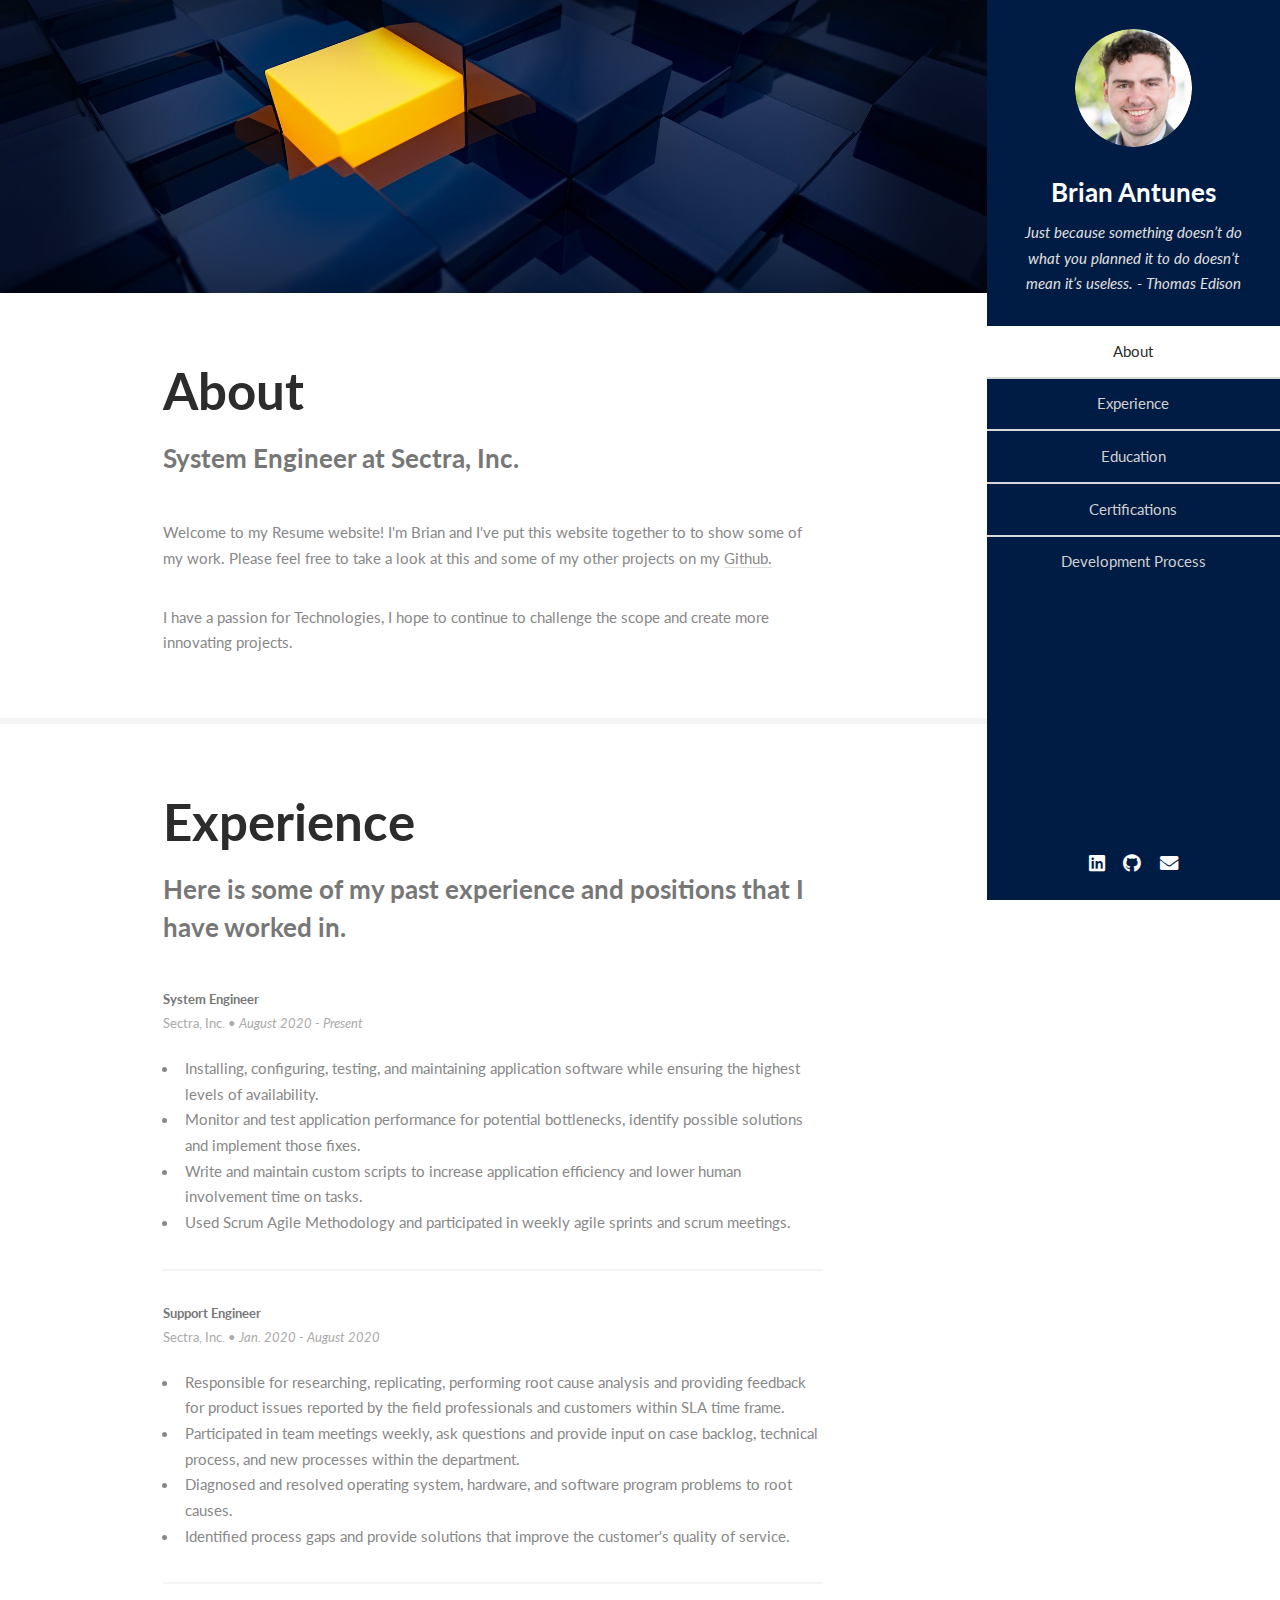
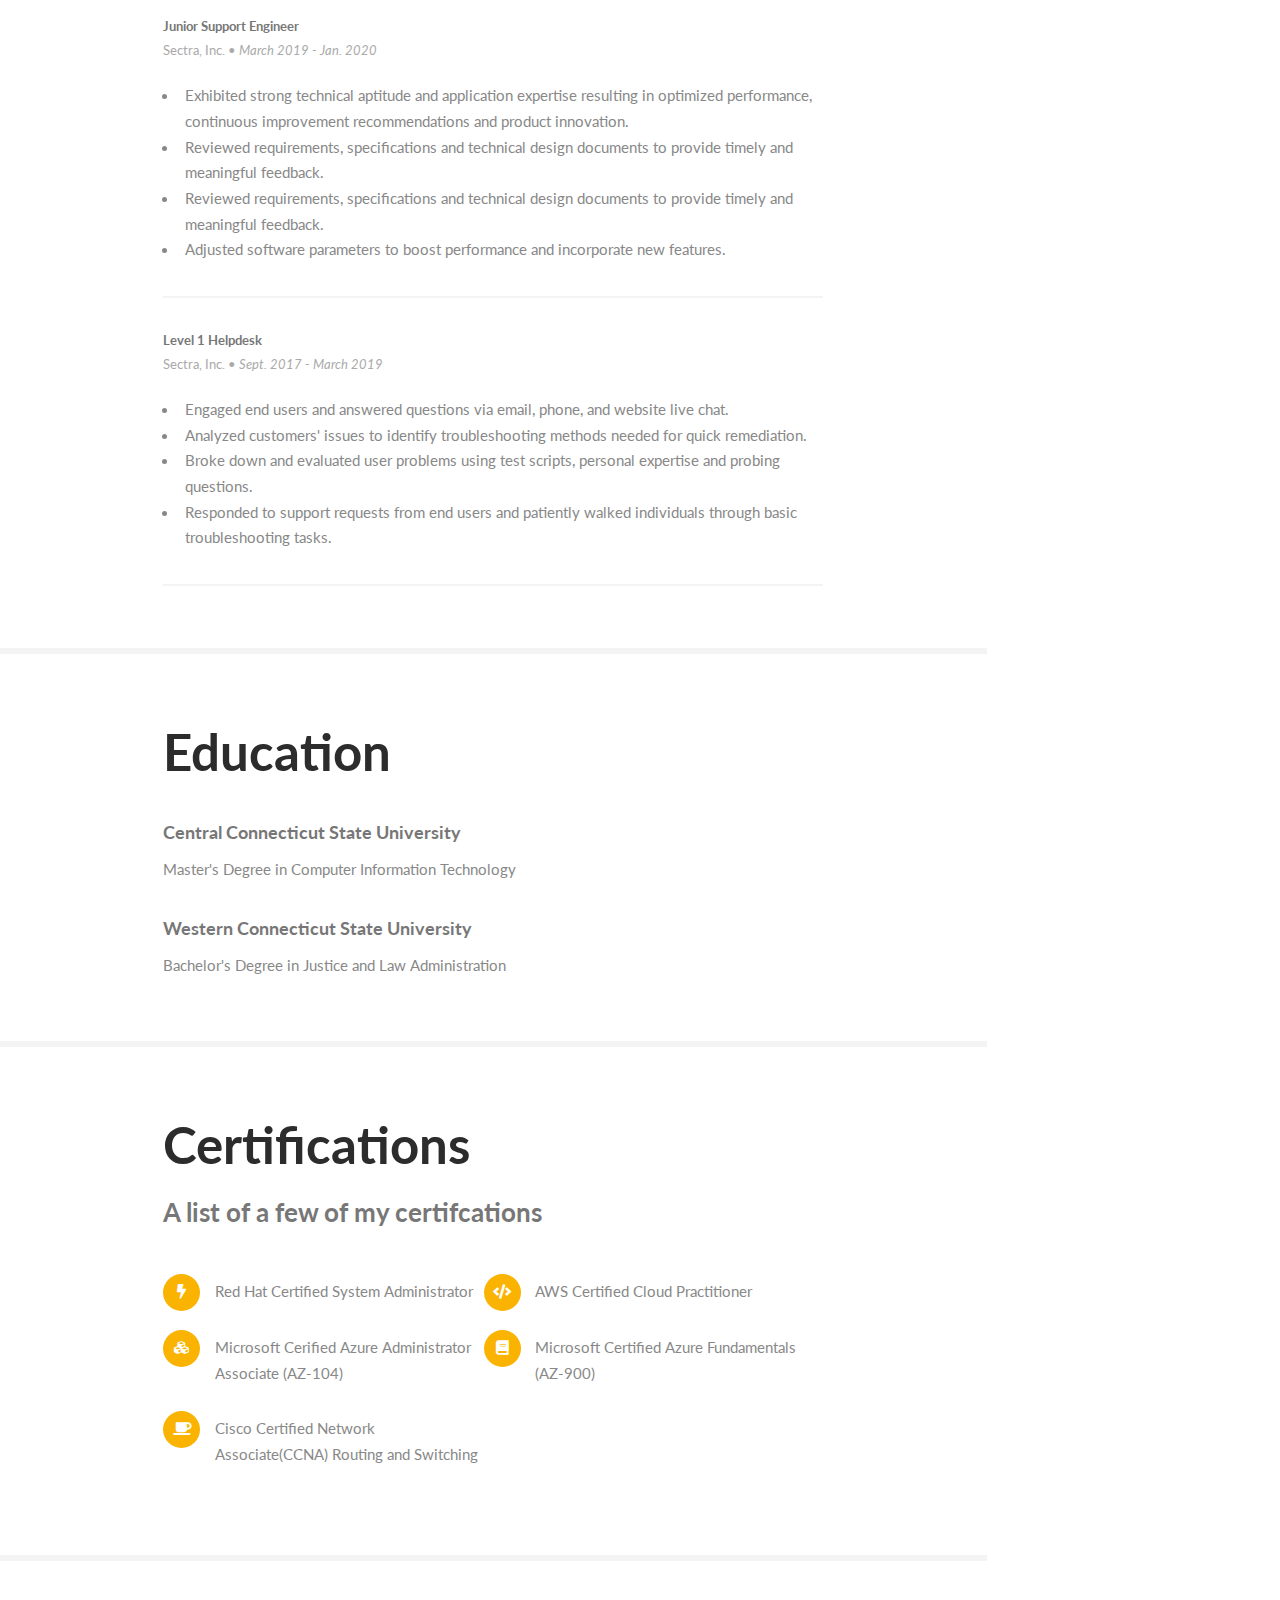
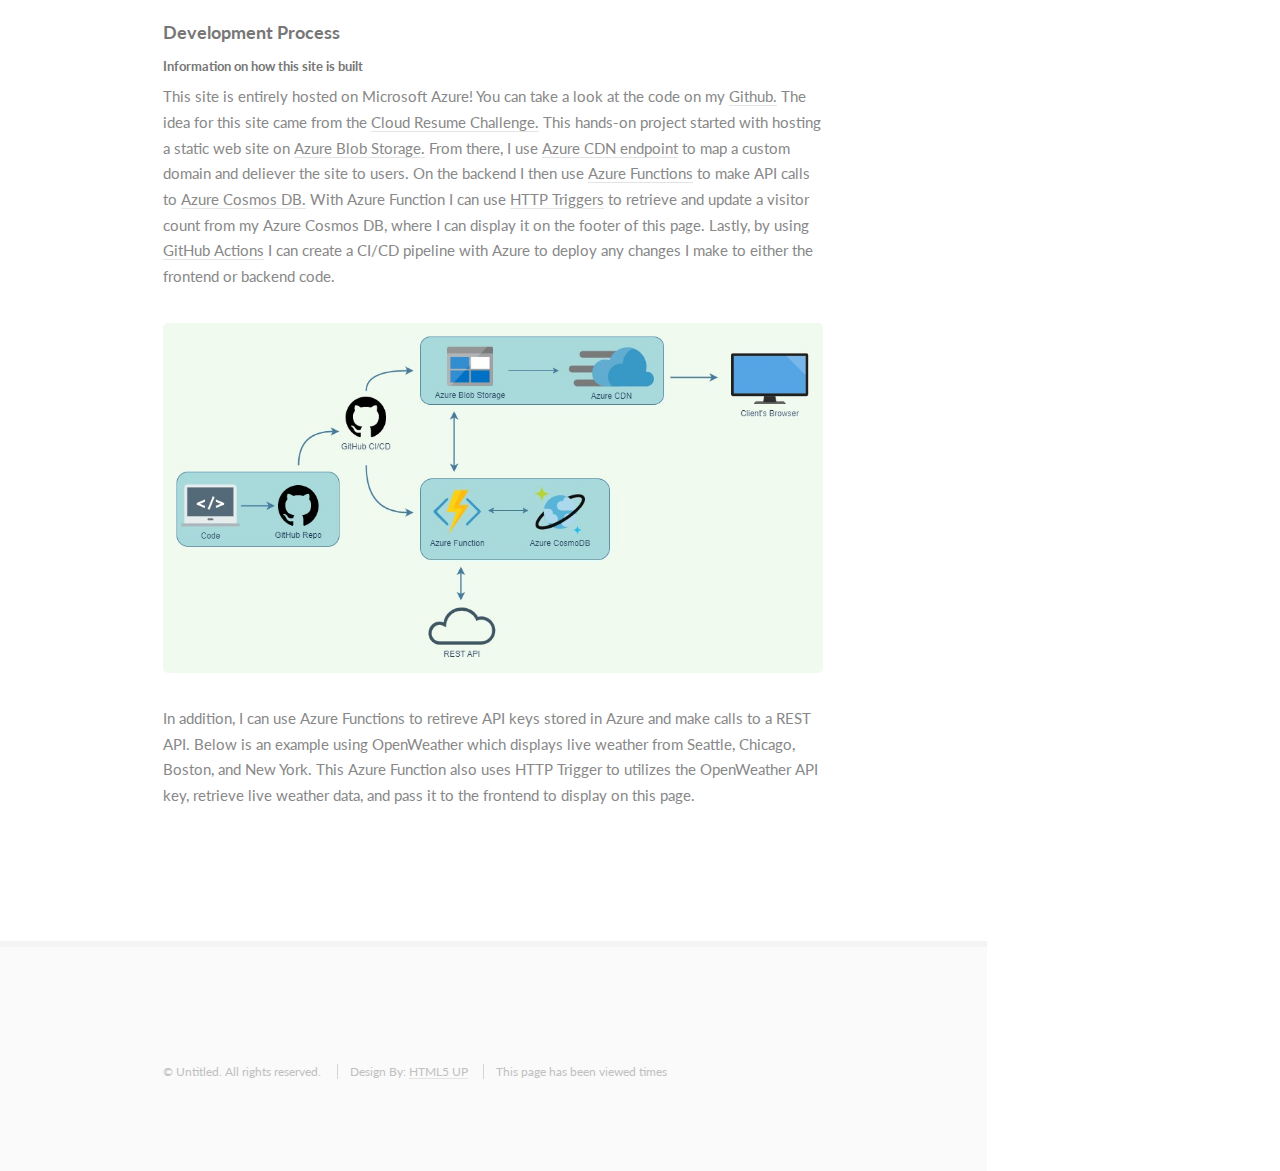
<file: frontend/index.html>
<!DOCTYPE HTML>
<html>
<head>
	<title>Resume of Brian Antunes</title>
	<meta charset="utf-8" />
	<meta name="viewport" content="width=device-width, initial-scale=1, user-scalable=no" />
	<link rel="stylesheet" href="assets/css/main.css" />
	<!-- Javascript to reach visitor count Azure Function -->
	<script src="assets/js/counter.js"></script>
</head>
<body class="is-preload">

	<!-- Header -->
	<section id="header">
		<header>
			<span class="image avatar"><img src="images/headshot2.3.jpg" alt="" /></span>
			<h1 id="logo"><a href="#">Brian Antunes</a></h1>
			<p>Just because something doesn’t do what you planned it to do doesn’t mean it’s useless. - Thomas Edison</p>
		</header>
		<nav id="nav">
			<ul>
				<li><a href="#one" class="active">About</a></li>
				<li><a href="#two">Experience</a></li>
				<li><a href="#three">Education</a></li>
				<li><a href="#four">Certifications</a></li>
				<li><a href="#five">Development Process</a></li>
			</ul>
		</nav>
		<footer>
			<ul class="icons">
				<li><a href="https://linkedin.com/in/brian-antunes" target="_blank" rel="noopener noreferrer" class="icon brands fa-linkedin"><span class="label">LinkedIn</span></a></li>
				<li><a href="https://github.com/brian926" target="_blank" rel="noopener noreferrer" class="icon brands fa-github"><span class="label">Github</span></a></li>
				<li><a href="mailto:antunesbrian629@gmail.com" class="icon solid fa-envelope"><span class="label">Email</span></a></li>
			</ul>
		</footer>
	</section>

	<!-- Wrapper -->
	<div id="wrapper">

		<!-- Main -->
		<div id="main">

			<!-- One -->
			<section id="one">
				<div class="image main" data-position="center">
					<img src="images/banner.jpg" alt="" />
				</div>

				<div class="container">
					<header class="major">
						<h2>About</h2>
						<p>System Engineer at Sectra, Inc.</p>
					</header>
					<p>Welcome to my Resume website! I'm Brian and I've put this website together to to show some of my work. Please feel free to take a look at this and some of my other projects on my <a href="https://github.com/brian926" target="_blank" rel="noopener noreferrer">Github.</a></p>
					<p>I have a passion for Technologies, I hope to continue to challenge the scope and create more innovating projects.</p>
				</div>
			</section>

			<section id="two">
				<div class="container">
					<header class="major">
						<h2>Experience</h2>
						<p>Here is some of my past experience and positions that I have worked in.</p>
					</header>
					<header>
						<h5>System Engineer</h5>
						<p>Sectra, Inc. <span>•</span><em> August 2020 - Present</em></p>
					</header>
					<ul>
						<li>Installing, configuring, testing, and maintaining application software while ensuring the highest levels of availability.</li>
						<li>Monitor and test application performance for potential bottlenecks, identify possible solutions and implement those fixes.</li>
						<li>Write and maintain custom scripts to increase application efficiency and lower human involvement time on tasks.</li>
						<li>Used Scrum Agile Methodology and participated in weekly agile sprints and scrum meetings.</li>
					</ul>
					<hr />
					<header>
						<h5>Support Engineer</h5>
						<p>Sectra, Inc. <span>•</span><em> Jan. 2020 - August 2020</em></p>
					</header>
					<ul>
						<li>Responsible for researching, replicating, performing root cause analysis and providing feedback for product issues reported by the field professionals and customers within SLA time frame.</li>
						<li>Participated in team meetings weekly, ask questions and provide input on case backlog, technical process, and new processes within the department.</li>
						<li>Diagnosed and resolved operating system, hardware, and software program problems to root causes.</li>
						<li>Identified process gaps and provide solutions that improve the customer's quality of service.</li>
					</ul>
					<hr />
					<header>
						<h5>Junior Support Engineer</h5>
						<p>Sectra, Inc. <span>•</span><em> March 2019 - Jan. 2020</em></p>
					</header>
					<ul>
						<li>Exhibited strong technical aptitude and application expertise resulting in optimized performance, continuous improvement recommendations and product innovation.</li>
						<li>Reviewed requirements, specifications and technical design documents to provide timely and meaningful feedback.</li>
						<li>Reviewed requirements, specifications and technical design documents to provide timely and meaningful feedback.</li>
						<li>Adjusted software parameters to boost performance and incorporate new features.</li>
					</ul>
					<hr />
					<header>
						<h5>Level 1 Helpdesk</h5>
						<p>Sectra, Inc. <span>•</span><em> Sept. 2017 - March 2019</em></p>
					</header>
					<ul>
						<li>Engaged end users and answered questions via email, phone, and website live chat.</li>
						<li>Analyzed customers' issues to identify troubleshooting methods needed for quick remediation.</li>
						<li>Broke down and evaluated user problems using test scripts, personal expertise and probing questions.</li>
						<li>Responded to support requests from end users and patiently walked individuals through basic troubleshooting tasks.</li>
					</ul>
					<hr />
				</div>
			</section>

			<!-- Three -->
			<section id="three">
				<div class="container">
					<header class="major">
						<h2>Education</h2>
					</header>
					<div class="features">
						<div class="inner">
							<h4>Central Connecticut State University</h4>
							<p>Master's Degree in Computer Information Technology</p>
						</div>
						<div class="inner">
							<h4>Western Connecticut State University</h4>
							<p>Bachelor's Degree in Justice and Law Administration</p>
						</div>
					</div>
				</div>
			</section>

			<!-- Four -->
			<section id="four">
				<div class="container">
					<header class="major">
						<h2>Certifications</h2>
						<p>A list of a few of my certifcations</p>
					</header>
					<ul class="feature-icons">
						<li class="icon solid fa-bolt">Red Hat Certified System Administrator</li>
						<li class="icon solid fa-code">AWS Certified Cloud Practitioner</li>
						<li class="icon solid fa-cubes">Microsoft Cerified Azure Administrator Associate (AZ-104)</li>
						<li class="icon solid fa-book">Microsoft Certified Azure Fundamentals (AZ-900)</li>
						<li class="icon solid fa-coffee">Cisco Certified Network Associate(CCNA) Routing and Switching</li>
					</ul>
				</div>
			</section>

			<!--
			<section id="five">
				<div class="container">
					<h3>Contact Me</h3>
					<p>Integer eu ante ornare amet commetus vestibulum blandit integer in curae ac faucibus integer non. Adipiscing cubilia elementum integer. Integer eu ante ornare amet commetus.</p>
					<form method="post" action="#">
						<div class="row gtr-uniform">
							<div class="col-6 col-12-xsmall"><input type="text" name="name" id="name" placeholder="Name" /></div>
							<div class="col-6 col-12-xsmall"><input type="email" name="email" id="email" placeholder="Email" /></div>
							<div class="col-12"><input type="text" name="subject" id="subject" placeholder="Subject" /></div>
							<div class="col-12"><textarea name="message" id="message" placeholder="Message" rows="6"></textarea></div>
							<div class="col-12">
								<ul class="actions">
									<li><input type="submit" class="primary" value="Send Message" /></li>
									<li><input type="reset" value="Reset Form" /></li>
								</ul>
							</div>
						</div>
					</form>
				</div>
			</section>

								Templates for addition creative sections provided by HTML5 UP

								<section id="five">
									<div class="container">
										<h3>Elements</h3>

										<section>
											<h4>Text</h4>
											<p>This is <b>bold</b> and this is <strong>strong</strong>. This is <i>italic</i> and this is <em>emphasized</em>.
											This is <sup>superscript</sup> text and this is <sub>subscript</sub> text.
											This is <u>underlined</u> and this is code: <code>for (;;) { ... }</code>. Finally, <a href="#">this is a link</a>.</p>
											<hr />
											<header>
												<h4>Heading with a Subtitle</h4>
												<p>Lorem ipsum dolor sit amet nullam id egestas urna aliquam</p>
											</header>
											<p>Nunc lacinia ante nunc ac lobortis. Interdum adipiscing gravida odio porttitor sem non mi integer non faucibus ornare mi ut ante amet placerat aliquet. Volutpat eu sed ante lacinia sapien lorem accumsan varius montes viverra nibh in adipiscing blandit tempus accumsan.</p>
											<header>
												<h5>Heading with a Subtitle</h5>
												<p>Lorem ipsum dolor sit amet nullam id egestas urna aliquam</p>
											</header>
											<p>Nunc lacinia ante nunc ac lobortis. Interdum adipiscing gravida odio porttitor sem non mi integer non faucibus ornare mi ut ante amet placerat aliquet. Volutpat eu sed ante lacinia sapien lorem accumsan varius montes viverra nibh in adipiscing blandit tempus accumsan.</p>
											<hr />
											<h2>Heading Level 2</h2>
											<h3>Heading Level 3</h3>
											<h4>Heading Level 4</h4>
											<h5>Heading Level 5</h5>
											<h6>Heading Level 6</h6>
											<hr />
											<h5>Blockquote</h5>
											<blockquote>Fringilla nisl. Donec accumsan interdum nisi, quis tincidunt felis sagittis eget tempus euismod. Vestibulum ante ipsum primis in faucibus vestibulum. Blandit adipiscing eu felis iaculis volutpat ac adipiscing accumsan faucibus. Vestibulum ante ipsum primis in faucibus lorem ipsum dolor sit amet nullam adipiscing eu felis.</blockquote>
											<h5>Preformatted</h5>
											<pre><code>i = 0;

	while (!deck.isInOrder()) {
		print 'Iteration ' + i;
		deck.shuffle();
		i++;
	}

	print 'It took ' + i + ' iterations to sort the deck.';</code></pre>
										</section>

										<section>
											<h4>Lists</h4>
											<div class="row">
												<div class="col-6 col-12-xsmall">
													<h5>Unordered</h5>
													<ul>
														<li>Dolor pulvinar etiam magna etiam.</li>
														<li>Sagittis adipiscing lorem eleifend.</li>
														<li>Felis enim feugiat dolore viverra.</li>
													</ul>
													<h5>Alternate</h5>
													<ul class="alt">
														<li>Dolor pulvinar etiam magna etiam.</li>
														<li>Sagittis adipiscing lorem eleifend.</li>
														<li>Felis enim feugiat dolore viverra.</li>
													</ul>
												</div>
												<div class="col-6 col-12-xsmall">
													<h5>Ordered</h5>
													<ol>
														<li>Dolor pulvinar etiam magna etiam.</li>
														<li>Etiam vel felis at lorem sed viverra.</li>
														<li>Felis enim feugiat dolore viverra.</li>
														<li>Dolor pulvinar etiam magna etiam.</li>
														<li>Etiam vel felis at lorem sed viverra.</li>
														<li>Felis enim feugiat dolore viverra.</li>
													</ol>
													<h5>Icons</h5>
													<ul class="icons">
														<li><a href="#" class="icon brands fa-twitter"><span class="label">Twitter</span></a></li>
														<li><a href="#" class="icon brands fa-facebook-f"><span class="label">Facebook</span></a></li>
														<li><a href="#" class="icon brands fa-instagram"><span class="label">Instagram</span></a></li>
														<li><a href="#" class="icon brands fa-github"><span class="label">Github</span></a></li>
														<li><a href="#" class="icon brands fa-dribbble"><span class="label">Dribbble</span></a></li>
														<li><a href="#" class="icon brands fa-tumblr"><span class="label">Tumblr</span></a></li>
													</ul>
												</div>
											</div>
											<h5>Actions</h5>
											<ul class="actions">
												<li><a href="#" class="button primary">Default</a></li>
												<li><a href="#" class="button">Default</a></li>
												<li><a href="#" class="button alt">Default</a></li>
											</ul>
											<ul class="actions small">
												<li><a href="#" class="button primary small">Small</a></li>
												<li><a href="#" class="button small">Small</a></li>
												<li><a href="#" class="button alt small">Small</a></li>
											</ul>
											<div class="row">
												<div class="col-3 col-6-medium col-12-xsmall">
													<ul class="actions stacked">
														<li><a href="#" class="button primary">Default</a></li>
														<li><a href="#" class="button">Default</a></li>
														<li><a href="#" class="button alt">Default</a></li>
													</ul>
												</div>
												<div class="col-3 col-6 col-12-xsmall">
													<ul class="actions stacked">
														<li><a href="#" class="button primary small">Small</a></li>
														<li><a href="#" class="button small">Small</a></li>
														<li><a href="#" class="button alt small">Small</a></li>
													</ul>
												</div>
												<div class="col-3 col-6-medium col-12-xsmall">
													<ul class="actions stacked">
														<li><a href="#" class="button primary fit">Default</a></li>
														<li><a href="#" class="button fit">Default</a></li>
														<li><a href="#" class="button alt fit">Default</a></li>
													</ul>
												</div>
												<div class="col-3 col-6-medium col-12-xsmall">
													<ul class="actions stacked">
														<li><a href="#" class="button primary small fit">Small</a></li>
														<li><a href="#" class="button small fit">Small</a></li>
														<li><a href="#" class="button alt small fit">Small</a></li>
													</ul>
												</div>
											</div>
										</section>

										<section>
											<h4>Table</h4>
											<h5>Default</h5>
											<div class="table-wrapper">
												<table>
													<thead>
														<tr>
															<th>Name</th>
															<th>Description</th>
															<th>Price</th>
														</tr>
													</thead>
													<tbody>
														<tr>
															<td>Item One</td>
															<td>Ante turpis integer aliquet porttitor.</td>
															<td>29.99</td>
														</tr>
														<tr>
															<td>Item Two</td>
															<td>Vis ac commodo adipiscing arcu aliquet.</td>
															<td>19.99</td>
														</tr>
														<tr>
															<td>Item Three</td>
															<td> Morbi faucibus arcu accumsan lorem.</td>
															<td>29.99</td>
														</tr>
														<tr>
															<td>Item Four</td>
															<td>Vitae integer tempus condimentum.</td>
															<td>19.99</td>
														</tr>
														<tr>
															<td>Item Five</td>
															<td>Ante turpis integer aliquet porttitor.</td>
															<td>29.99</td>
														</tr>
													</tbody>
													<tfoot>
														<tr>
															<td colspan="2"></td>
															<td>100.00</td>
														</tr>
													</tfoot>
												</table>
											</div>

											<h5>Alternate</h5>
											<div class="table-wrapper">
												<table class="alt">
													<thead>
														<tr>
															<th>Name</th>
															<th>Description</th>
															<th>Price</th>
														</tr>
													</thead>
													<tbody>
														<tr>
															<td>Item One</td>
															<td>Ante turpis integer aliquet porttitor.</td>
															<td>29.99</td>
														</tr>
														<tr>
															<td>Item Two</td>
															<td>Vis ac commodo adipiscing arcu aliquet.</td>
															<td>19.99</td>
														</tr>
														<tr>
															<td>Item Three</td>
															<td> Morbi faucibus arcu accumsan lorem.</td>
															<td>29.99</td>
														</tr>
														<tr>
															<td>Item Four</td>
															<td>Vitae integer tempus condimentum.</td>
															<td>19.99</td>
														</tr>
														<tr>
															<td>Item Five</td>
															<td>Ante turpis integer aliquet porttitor.</td>
															<td>29.99</td>
														</tr>
													</tbody>
													<tfoot>
														<tr>
															<td colspan="2"></td>
															<td>100.00</td>
														</tr>
													</tfoot>
												</table>
											</div>
										</section>

										<section>
											<h4>Buttons</h4>
											<ul class="actions">
												<li><a href="#" class="button primary">Primary</a></li>
												<li><a href="#" class="button">Default</a></li>
												<li><a href="#" class="button alt">Alternate</a></li>
											</ul>
											<ul class="actions">
												<li><a href="#" class="button primary large">Large</a></li>
												<li><a href="#" class="button">Default</a></li>
												<li><a href="#" class="button alt small">Small</a></li>
											</ul>
											<ul class="actions fit">
												<li><a href="#" class="button primary fit">Fit</a></li>
												<li><a href="#" class="button fit">Fit</a></li>
												<li><a href="#" class="button alt fit">Fit</a></li>
											</ul>
											<ul class="actions fit small">
												<li><a href="#" class="button primary fit small">Fit + Small</a></li>
												<li><a href="#" class="button fit small">Fit + Small</a></li>
												<li><a href="#" class="button alt fit small">Fit + Small</a></li>
											</ul>
											<ul class="actions">
												<li><a href="#" class="button primary icon solid fa-download">Icon</a></li>
												<li><a href="#" class="button icon solid fa-download">Icon</a></li>
												<li><a href="#" class="button alt icon solid fa-check">Icon</a></li>
											</ul>
											<ul class="actions">
												<li><span class="button primary disabled">Primary</span></li>
												<li><span class="button disabled">Default</span></li>
												<li><span class="button alt disabled">Alternate</span></li>
											</ul>
										</section>

										<section>
											<h4>Form</h4>
											<form method="post" action="#">
												<div class="row gtr-uniform">
													<div class="col-6 col-12-xsmall">
														<input type="text" name="demo-name" id="demo-name" value="" placeholder="Name" />
													</div>
													<div class="col-6 col-12-xsmall">
														<input type="email" name="demo-email" id="demo-email" value="" placeholder="Email" />
													</div>
													<div class="col-12">
														<select name="demo-category" id="demo-category">
															<option value="">- Category -</option>
															<option value="1">Manufacturing</option>
															<option value="1">Shipping</option>
															<option value="1">Administration</option>
															<option value="1">Human Resources</option>
														</select>
													</div>
													<div class="col-4 col-12-medium">
														<input type="radio" id="demo-priority-low" name="demo-priority" checked>
														<label for="demo-priority-low">Low Priority</label>
													</div>
													<div class="col-4 col-12-medium">
														<input type="radio" id="demo-priority-normal" name="demo-priority">
														<label for="demo-priority-normal">Normal Priority</label>
													</div>
													<div class="col-4 col-12-medium">
														<input type="radio" id="demo-priority-high" name="demo-priority">
														<label for="demo-priority-high">High Priority</label>
													</div>
													<div class="col-6 col-12-medium">
														<input type="checkbox" id="demo-copy" name="demo-copy">
														<label for="demo-copy">Email me a copy of this message</label>
													</div>
													<div class="col-6 col-12-medium">
														<input type="checkbox" id="demo-human" name="demo-human" checked>
														<label for="demo-human">I am a human and not a robot</label>
													</div>
													<div class="col-12">
														<textarea name="demo-message" id="demo-message" placeholder="Enter your message" rows="6"></textarea>
													</div>
													<div class="col-12">
														<ul class="actions">
															<li><input type="submit" value="Send Message" /></li>
															<li><input type="reset" value="Reset" class="alt" /></li>
														</ul>
													</div>
												</div>
											</form>
										</section>

										<section>
											<h4>Image</h4>
											<h5>Fit</h5>
											<span class="image fit"><img src="images/banner.jpg" alt="" /></span>
											<div class="box alt">
												<div class="row gtr-50 gtr-uniform">
													<div class="col-4"><span class="image fit"><img src="images/pic01.jpg" alt="" /></span></div>
													<div class="col-4"><span class="image fit"><img src="images/pic02.jpg" alt="" /></span></div>
													<div class="col-4"><span class="image fit"><img src="images/pic03.jpg" alt="" /></span></div>
													<div class="col-4"><span class="image fit"><img src="images/pic02.jpg" alt="" /></span></div>
													<div class="col-4"><span class="image fit"><img src="images/pic03.jpg" alt="" /></span></div>
													<div class="col-4"><span class="image fit"><img src="images/pic01.jpg" alt="" /></span></div>
													<div class="col-4"><span class="image fit"><img src="images/pic03.jpg" alt="" /></span></div>
													<div class="col-4"><span class="image fit"><img src="images/pic01.jpg" alt="" /></span></div>
													<div class="col-4"><span class="image fit"><img src="images/pic02.jpg" alt="" /></span></div>
												</div>
											</div>
											<h5>Left &amp; Right</h5>
											<p><span class="image left"><img src="images/avatar.jpg" alt="" /></span>Fringilla nisl. Donec accumsan interdum nisi, quis tincidunt felis sagittis eget. tempus euismod. Vestibulum ante ipsum primis in faucibus vestibulum. Blandit adipiscing eu felis iaculis volutpat ac adipiscing accumsan eu faucibus. Integer ac pellentesque praesent tincidunt felis sagittis eget. tempus euismod. Vestibulum ante ipsum primis in faucibus vestibulum. Blandit adipiscing eu felis iaculis volutpat ac adipiscing accumsan eu faucibus. Integer ac pellentesque praesent. Donec accumsan interdum nisi, quis tincidunt felis sagittis eget. tempus euismod. Vestibulum ante ipsum primis in faucibus vestibulum. Blandit adipiscing eu felis iaculis volutpat ac adipiscing accumsan eu faucibus. Integer ac pellentesque praesent tincidunt felis sagittis eget. tempus euismod. Vestibulum ante ipsum primis in faucibus vestibulum. Blandit adipiscing eu felis iaculis volutpat ac adipiscing accumsan eu faucibus. Integer ac pellentesque praesent.</p>
											<p><span class="image right"><img src="images/avatar.jpg" alt="" /></span>Fringilla nisl. Donec accumsan interdum nisi, quis tincidunt felis sagittis eget. tempus euismod. Vestibulum ante ipsum primis in faucibus vestibulum. Blandit adipiscing eu felis iaculis volutpat ac adipiscing accumsan eu faucibus. Integer ac pellentesque praesent tincidunt felis sagittis eget. tempus euismod. Vestibulum ante ipsum primis in faucibus vestibulum. Blandit adipiscing eu felis iaculis volutpat ac adipiscing accumsan eu faucibus. Integer ac pellentesque praesent. Donec accumsan interdum nisi, quis tincidunt felis sagittis eget. tempus euismod. Vestibulum ante ipsum primis in faucibus vestibulum. Blandit adipiscing eu felis iaculis volutpat ac adipiscing accumsan eu faucibus. Integer ac pellentesque praesent tincidunt felis sagittis eget. tempus euismod. Vestibulum ante ipsum primis in faucibus vestibulum. Blandit adipiscing eu felis iaculis volutpat ac adipiscing accumsan eu faucibus. Integer ac pellentesque praesent.</p>
										</section>

									</div>
								</section>


		</div>
			-->
			<section id="five">
				<div class="container">
					<section>
						<h4>Development Process</h4>
						<h5>Information on how this site is built</h5>
						<p>This site is entirely hosted on Microsoft Azure! You can take a look at the code on my <a href="https://github.com/brian926/Azure_Resume_Website" target="_blank" rel="noopener noreferrer">Github.</a> The idea for this site came from the <a href="https://cloudresumechallenge.dev/docs/the-challenge/" target="_blank" rel="noopner noreferrer">Cloud Resume Challenge.</a> This hands-on project started with hosting a static web site on <a href="https://docs.microsoft.com/en-us/azure/databricks/data/data-sources/azure/azure-storage" target="_blank" rel="noopner noreferrer">Azure Blob Storage.</a> From there, I use <a href="https://docs.microsoft.com/en-us/azure/cdn/cdn-overview" target="_blank" rel="noopner noreferrer">Azure CDN endpoint</a> to map a custom domain and deliever the site to users. On the backend I then use <a href="https://docs.microsoft.com/en-us/azure/azure-functions/" target="_blank" rel="noopner noreferrer">Azure Functions</a> to make API calls to <a href="https://docs.microsoft.com/en-us/azure/cosmos-db/introduction" target="_blank" rel="noopner noreferrer">Azure Cosmos DB.</a> With Azure Function I can use <a href="https://docs.microsoft.com/en-us/azure/azure-functions/functions-bindings-http-webhook-trigger?tabs=in-process%2Cfunctionsv2&pivots=programming-language-csharp" target="_blank" rel="noopner noreferrer">HTTP Triggers</a> to retrieve and update a visitor count from my Azure Cosmos DB, where I can display it on the footer of this page. Lastly, by using <a href="https://docs.github.com/en/actions/learn-github-actions/understanding-github-actions" target="_blank" rel="noopner noreferrer">GitHub Actions</a> I can create a CI/CD pipeline with Azure to deploy any changes I make to either the frontend or backend code.</p>
						<p><span class="image fit"><img src="images/siteTopo.jpg" alt="" /></span>In addition, I can use Azure Functions to retireve API keys stored in Azure and make calls to a REST API. Below is an example using OpenWeather which displays live weather from Seattle, Chicago, Boston, and New York. This Azure Function also uses HTTP Trigger to utilizes the OpenWeather API key, retrieve live weather data, and pass it to the frontend to display on this page.</p>
					</section>

					<!-- Footer -->
					<!-- Weather Section -->
					<section class="ajax-section">
						<div class="weather-container">
							<ul class="cities"></ul>
						</div>
					</section>
				</div>
			</section>

			<section id="footer">
				<div class="container">
					<ul class="copyright">
						<li>&copy; Untitled. All rights reserved.</li>
						<li>Design By: <a href="http://html5up.net">HTML5 UP</a></li>
						<li>This page has been viewed <a id="counter"></a> times</li>
					</ul>
				</div>
			</section>

		</div>

				<!-- Scripts -->
				<script src="assets/js/jquery.min.js"></script>
				<script src="assets/js/jquery.scrollex.min.js"></script>
				<script src="assets/js/jquery.scrolly.min.js"></script>
				<script src="assets/js/browser.min.js"></script>
				<script src="assets/js/breakpoints.min.js"></script>
				<script src="assets/js/util.js"></script>
				<script src="assets/js/weather.js"></script>
				<script src="assets/js/main.js"></script>

</body>
</html>
</file>
<file: frontend/assets/css/main.css>
@import url("fontawesome-all.min.css");
@import url("https://fonts.googleapis.com/css?family=Lato:400,400italic,700,700italic|Source+Code+Pro:400");

/*
	Read Only by HTML5 UP
	html5up.net | @ajlkn
	Free for personal and commercial use under the CCA 3.0 license (html5up.net/license)
*/

html, body, div, span, applet, object,
iframe, h1, h2, h3, h4, h5, h6, p, blockquote,
pre, a, abbr, acronym, address, big, cite,
code, del, dfn, em, img, ins, kbd, q, s, samp,
small, strike, strong, sub, sup, tt, var, b,
u, i, center, dl, dt, dd, ol, ul, li, fieldset,
form, label, legend, table, caption, tbody,
tfoot, thead, tr, th, td, article, aside,
canvas, details, embed, figure, figcaption,
footer, header, hgroup, menu, nav, output, ruby,
section, summary, time, mark, audio, video {
	margin: 0;
	padding: 0;
	border: 0;
	font-size: 100%;
	font: inherit;
	vertical-align: baseline;}

article, aside, details, figcaption, figure,
footer, header, hgroup, menu, nav, section {
	display: block;}

body {
	line-height: 1;
}

ol, ul {
	list-style: none;
}

blockquote, q {
	quotes: none;
}

	blockquote:before, blockquote:after, q:before, q:after {
		content: '';
		content: none;
	}

table {
	border-collapse: collapse;
	border-spacing: 0;
}

body {
	-webkit-text-size-adjust: none;
}

mark {
	background-color: transparent;
	color: inherit;
}

input::-moz-focus-inner {
	border: 0;
	padding: 0;
}

input, select, textarea {
	-moz-appearance: none;
	-webkit-appearance: none;
	-ms-appearance: none;
	appearance: none;
}

/* Basic */

	html {
		box-sizing: border-box;
	}

	*, *:before, *:after {
		box-sizing: inherit;
	}

	body {
		background: #fff;
	}

		body.is-preload *, body.is-preload *:before, body.is-preload *:after {
			-moz-animation: none !important;
			-webkit-animation: none !important;
			-ms-animation: none !important;
			animation: none !important;
			-moz-transition: none !important;
			-webkit-transition: none !important;
			-ms-transition: none !important;
			transition: none !important;
		}

	body, input, select, textarea {
		color: #888;
		font-family: "Lato", sans-serif;
		font-size: 16pt;
		font-weight: 400;
		line-height: 1.75em;
	}

	a {
		-moz-transition: color 0.2s ease-in-out, border-color 0.2s ease-in-out;
		-webkit-transition: color 0.2s ease-in-out, border-color 0.2s ease-in-out;
		-ms-transition: color 0.2s ease-in-out, border-color 0.2s ease-in-out;
		transition: color 0.2s ease-in-out, border-color 0.2s ease-in-out;
		border-bottom: solid 1px #e4e4e4;
		color: inherit;
		text-decoration: none;
	}

		a:hover {
			border-bottom-color: transparent;
			color: #2c2c2c !important;
		}

	strong, b {
		color: #777;
		font-weight: 700;
	}

	em, i {
		font-style: italic;
	}

	p {
		margin: 0 0 2.25em 0;
	}

	h1, h2, h3, h4, h5, h6 {
		color: #777;
		font-weight: 700;
		line-height: 1em;
		margin: 0 0 0.5625em 0;
	}

		h1 a, h2 a, h3 a, h4 a, h5 a, h6 a {
			border: 0;
			color: inherit;
			text-decoration: none;
		}

	h2 {
		font-size: 2em;
		line-height: 1.5em;
	}

	h3 {
		font-size: 1.75em;
		line-height: 1.5em;
	}

	h4 {
		font-size: 1.25em;
		line-height: 1.5em;
	}

	h5 {
		font-size: 0.9em;
		line-height: 1.5em;
	}

	h6 {
		font-size: 0.7em;
		line-height: 1.5em;
	}

	sub {
		font-size: 0.8em;
		position: relative;
		top: 0.5em;
	}

	sup {
		font-size: 0.8em;
		position: relative;
		top: -0.5em;
	}

	hr {
		border: 0;
		border-bottom: solid 2px #f4f4f4;
		margin: 2.25em 0;
	}

		hr.major {
			margin: 3.375em 0;
		}

	blockquote {
		border-left: solid 8px #e4e4e4;
		font-style: italic;
		margin: 0 0 2.25em 0;
		padding: 0.5em 0 0.5em 2em;
	}

	code {
		background: #555;
		border-radius: 5px;
		color: #fff;
		font-family: "Source Code Pro", monospace;
		font-size: 0.9em;
		margin: 0 0.25em;
		padding: 0.25em 0.65em;
	}

	pre {
		font-family: "Source Code Pro", monospace;
		font-size: 0.9em;
		margin: 0 0 2.25em 0;
	}

		pre code {
			-webkit-overflow-scrolling: touch;
			display: block;
			line-height: 1.5em;
			overflow-x: auto;
			padding: 1em 1.5em;
		}

	.align-left {
		text-align: left;
	}

	.align-center {
		text-align: center;
	}

	.align-right {
		text-align: right;
	}

/* Row */

	.row {
		display: flex;
		flex-wrap: wrap;
		box-sizing: border-box;
		align-items: stretch;
	}

		.row > * {
			box-sizing: border-box;
		}

		.row.gtr-uniform > * > :last-child {
			margin-bottom: 0;
		}

		.row.aln-left {
			justify-content: flex-start;
		}

		.row.aln-center {
			justify-content: center;
		}

		.row.aln-right {
			justify-content: flex-end;
		}

		.row.aln-top {
			align-items: flex-start;
		}

		.row.aln-middle {
			align-items: center;
		}

		.row.aln-bottom {
			align-items: flex-end;
		}

		.row > .imp {
			order: -1;
		}

		.row > .col-1 {
			width: 8.33333%;
		}

		.row > .off-1 {
			margin-left: 8.33333%;
		}

		.row > .col-2 {
			width: 16.66667%;
		}

		.row > .off-2 {
			margin-left: 16.66667%;
		}

		.row > .col-3 {
			width: 25%;
		}

		.row > .off-3 {
			margin-left: 25%;
		}

		.row > .col-4 {
			width: 33.33333%;
		}

		.row > .off-4 {
			margin-left: 33.33333%;
		}

		.row > .col-5 {
			width: 41.66667%;
		}

		.row > .off-5 {
			margin-left: 41.66667%;
		}

		.row > .col-6 {
			width: 50%;
		}

		.row > .off-6 {
			margin-left: 50%;
		}

		.row > .col-7 {
			width: 58.33333%;
		}

		.row > .off-7 {
			margin-left: 58.33333%;
		}

		.row > .col-8 {
			width: 66.66667%;
		}

		.row > .off-8 {
			margin-left: 66.66667%;
		}

		.row > .col-9 {
			width: 75%;
		}

		.row > .off-9 {
			margin-left: 75%;
		}

		.row > .col-10 {
			width: 83.33333%;
		}

		.row > .off-10 {
			margin-left: 83.33333%;
		}

		.row > .col-11 {
			width: 91.66667%;
		}

		.row > .off-11 {
			margin-left: 91.66667%;
		}

		.row > .col-12 {
			width: 100%;
		}

		.row > .off-12 {
			margin-left: 100%;
		}

		.row.gtr-0 {
			margin-top: 0;
			margin-left: 0em;
		}

			.row.gtr-0 > * {
				padding: 0 0 0 0em;
			}

			.row.gtr-0.gtr-uniform {
				margin-top: 0em;
			}

				.row.gtr-0.gtr-uniform > * {
					padding-top: 0em;
				}

		.row.gtr-25 {
			margin-top: 0;
			margin-left: -0.5em;
		}

			.row.gtr-25 > * {
				padding: 0 0 0 0.5em;
			}

			.row.gtr-25.gtr-uniform {
				margin-top: -0.5em;
			}

				.row.gtr-25.gtr-uniform > * {
					padding-top: 0.5em;
				}

		.row.gtr-50 {
			margin-top: 0;
			margin-left: -1em;
		}

			.row.gtr-50 > * {
				padding: 0 0 0 1em;
			}

			.row.gtr-50.gtr-uniform {
				margin-top: -1em;
			}

				.row.gtr-50.gtr-uniform > * {
					padding-top: 1em;
				}

		.row {
			margin-top: 0;
			margin-left: -2em;
		}

			.row > * {
				padding: 0 0 0 2em;
			}

			.row.gtr-uniform {
				margin-top: -2em;
			}

				.row.gtr-uniform > * {
					padding-top: 2em;
				}

		.row.gtr-150 {
			margin-top: 0;
			margin-left: -3em;
		}

			.row.gtr-150 > * {
				padding: 0 0 0 3em;
			}

			.row.gtr-150.gtr-uniform {
				margin-top: -3em;
			}

				.row.gtr-150.gtr-uniform > * {
					padding-top: 3em;
				}

		.row.gtr-200 {
			margin-top: 0;
			margin-left: -4em;
		}

			.row.gtr-200 > * {
				padding: 0 0 0 4em;
			}

			.row.gtr-200.gtr-uniform {
				margin-top: -4em;
			}

				.row.gtr-200.gtr-uniform > * {
					padding-top: 4em;
				}

		@media screen and (max-width: 1680px) {

			.row {
				display: flex;
				flex-wrap: wrap;
				box-sizing: border-box;
				align-items: stretch;
			}

				.row > * {
					box-sizing: border-box;
				}

				.row.gtr-uniform > * > :last-child {
					margin-bottom: 0;
				}

				.row.aln-left {
					justify-content: flex-start;
				}

				.row.aln-center {
					justify-content: center;
				}

				.row.aln-right {
					justify-content: flex-end;
				}

				.row.aln-top {
					align-items: flex-start;
				}

				.row.aln-middle {
					align-items: center;
				}

				.row.aln-bottom {
					align-items: flex-end;
				}

				.row > .imp-xlarge {
					order: -1;
				}

				.row > .col-1-xlarge {
					width: 8.33333%;
				}

				.row > .off-1-xlarge {
					margin-left: 8.33333%;
				}

				.row > .col-2-xlarge {
					width: 16.66667%;
				}

				.row > .off-2-xlarge {
					margin-left: 16.66667%;
				}

				.row > .col-3-xlarge {
					width: 25%;
				}

				.row > .off-3-xlarge {
					margin-left: 25%;
				}

				.row > .col-4-xlarge {
					width: 33.33333%;
				}

				.row > .off-4-xlarge {
					margin-left: 33.33333%;
				}

				.row > .col-5-xlarge {
					width: 41.66667%;
				}

				.row > .off-5-xlarge {
					margin-left: 41.66667%;
				}

				.row > .col-6-xlarge {
					width: 50%;
				}

				.row > .off-6-xlarge {
					margin-left: 50%;
				}

				.row > .col-7-xlarge {
					width: 58.33333%;
				}

				.row > .off-7-xlarge {
					margin-left: 58.33333%;
				}

				.row > .col-8-xlarge {
					width: 66.66667%;
				}

				.row > .off-8-xlarge {
					margin-left: 66.66667%;
				}

				.row > .col-9-xlarge {
					width: 75%;
				}

				.row > .off-9-xlarge {
					margin-left: 75%;
				}

				.row > .col-10-xlarge {
					width: 83.33333%;
				}

				.row > .off-10-xlarge {
					margin-left: 83.33333%;
				}

				.row > .col-11-xlarge {
					width: 91.66667%;
				}

				.row > .off-11-xlarge {
					margin-left: 91.66667%;
				}

				.row > .col-12-xlarge {
					width: 100%;
				}

				.row > .off-12-xlarge {
					margin-left: 100%;
				}

				.row.gtr-0 {
					margin-top: 0;
					margin-left: 0em;
				}

					.row.gtr-0 > * {
						padding: 0 0 0 0em;
					}

					.row.gtr-0.gtr-uniform {
						margin-top: 0em;
					}

						.row.gtr-0.gtr-uniform > * {
							padding-top: 0em;
						}

				.row.gtr-25 {
					margin-top: 0;
					margin-left: -0.5em;
				}

					.row.gtr-25 > * {
						padding: 0 0 0 0.5em;
					}

					.row.gtr-25.gtr-uniform {
						margin-top: -0.5em;
					}

						.row.gtr-25.gtr-uniform > * {
							padding-top: 0.5em;
						}

				.row.gtr-50 {
					margin-top: 0;
					margin-left: -1em;
				}

					.row.gtr-50 > * {
						padding: 0 0 0 1em;
					}

					.row.gtr-50.gtr-uniform {
						margin-top: -1em;
					}

						.row.gtr-50.gtr-uniform > * {
							padding-top: 1em;
						}

				.row {
					margin-top: 0;
					margin-left: -2em;
				}

					.row > * {
						padding: 0 0 0 2em;
					}

					.row.gtr-uniform {
						margin-top: -2em;
					}

						.row.gtr-uniform > * {
							padding-top: 2em;
						}

				.row.gtr-150 {
					margin-top: 0;
					margin-left: -3em;
				}

					.row.gtr-150 > * {
						padding: 0 0 0 3em;
					}

					.row.gtr-150.gtr-uniform {
						margin-top: -3em;
					}

						.row.gtr-150.gtr-uniform > * {
							padding-top: 3em;
						}

				.row.gtr-200 {
					margin-top: 0;
					margin-left: -4em;
				}

					.row.gtr-200 > * {
						padding: 0 0 0 4em;
					}

					.row.gtr-200.gtr-uniform {
						margin-top: -4em;
					}

						.row.gtr-200.gtr-uniform > * {
							padding-top: 4em;
						}

		}

		@media screen and (max-width: 1280px) {

			.row {
				display: flex;
				flex-wrap: wrap;
				box-sizing: border-box;
				align-items: stretch;
			}

				.row > * {
					box-sizing: border-box;
				}

				.row.gtr-uniform > * > :last-child {
					margin-bottom: 0;
				}

				.row.aln-left {
					justify-content: flex-start;
				}

				.row.aln-center {
					justify-content: center;
				}

				.row.aln-right {
					justify-content: flex-end;
				}

				.row.aln-top {
					align-items: flex-start;
				}

				.row.aln-middle {
					align-items: center;
				}

				.row.aln-bottom {
					align-items: flex-end;
				}

				.row > .imp-large {
					order: -1;
				}

				.row > .col-1-large {
					width: 8.33333%;
				}

				.row > .off-1-large {
					margin-left: 8.33333%;
				}

				.row > .col-2-large {
					width: 16.66667%;
				}

				.row > .off-2-large {
					margin-left: 16.66667%;
				}

				.row > .col-3-large {
					width: 25%;
				}

				.row > .off-3-large {
					margin-left: 25%;
				}

				.row > .col-4-large {
					width: 33.33333%;
				}

				.row > .off-4-large {
					margin-left: 33.33333%;
				}

				.row > .col-5-large {
					width: 41.66667%;
				}

				.row > .off-5-large {
					margin-left: 41.66667%;
				}

				.row > .col-6-large {
					width: 50%;
				}

				.row > .off-6-large {
					margin-left: 50%;
				}

				.row > .col-7-large {
					width: 58.33333%;
				}

				.row > .off-7-large {
					margin-left: 58.33333%;
				}

				.row > .col-8-large {
					width: 66.66667%;
				}

				.row > .off-8-large {
					margin-left: 66.66667%;
				}

				.row > .col-9-large {
					width: 75%;
				}

				.row > .off-9-large {
					margin-left: 75%;
				}

				.row > .col-10-large {
					width: 83.33333%;
				}

				.row > .off-10-large {
					margin-left: 83.33333%;
				}

				.row > .col-11-large {
					width: 91.66667%;
				}

				.row > .off-11-large {
					margin-left: 91.66667%;
				}

				.row > .col-12-large {
					width: 100%;
				}

				.row > .off-12-large {
					margin-left: 100%;
				}

				.row.gtr-0 {
					margin-top: 0;
					margin-left: 0em;
				}

					.row.gtr-0 > * {
						padding: 0 0 0 0em;
					}

					.row.gtr-0.gtr-uniform {
						margin-top: 0em;
					}

						.row.gtr-0.gtr-uniform > * {
							padding-top: 0em;
						}

				.row.gtr-25 {
					margin-top: 0;
					margin-left: -0.375em;
				}

					.row.gtr-25 > * {
						padding: 0 0 0 0.375em;
					}

					.row.gtr-25.gtr-uniform {
						margin-top: -0.375em;
					}

						.row.gtr-25.gtr-uniform > * {
							padding-top: 0.375em;
						}

				.row.gtr-50 {
					margin-top: 0;
					margin-left: -0.75em;
				}

					.row.gtr-50 > * {
						padding: 0 0 0 0.75em;
					}

					.row.gtr-50.gtr-uniform {
						margin-top: -0.75em;
					}

						.row.gtr-50.gtr-uniform > * {
							padding-top: 0.75em;
						}

				.row {
					margin-top: 0;
					margin-left: -1.5em;
				}

					.row > * {
						padding: 0 0 0 1.5em;
					}

					.row.gtr-uniform {
						margin-top: -1.5em;
					}

						.row.gtr-uniform > * {
							padding-top: 1.5em;
						}

				.row.gtr-150 {
					margin-top: 0;
					margin-left: -2.25em;
				}

					.row.gtr-150 > * {
						padding: 0 0 0 2.25em;
					}

					.row.gtr-150.gtr-uniform {
						margin-top: -2.25em;
					}

						.row.gtr-150.gtr-uniform > * {
							padding-top: 2.25em;
						}

				.row.gtr-200 {
					margin-top: 0;
					margin-left: -3em;
				}

					.row.gtr-200 > * {
						padding: 0 0 0 3em;
					}

					.row.gtr-200.gtr-uniform {
						margin-top: -3em;
					}

						.row.gtr-200.gtr-uniform > * {
							padding-top: 3em;
						}

		}

		@media screen and (max-width: 1024px) {

			.row {
				display: flex;
				flex-wrap: wrap;
				box-sizing: border-box;
				align-items: stretch;
			}

				.row > * {
					box-sizing: border-box;
				}

				.row.gtr-uniform > * > :last-child {
					margin-bottom: 0;
				}

				.row.aln-left {
					justify-content: flex-start;
				}

				.row.aln-center {
					justify-content: center;
				}

				.row.aln-right {
					justify-content: flex-end;
				}

				.row.aln-top {
					align-items: flex-start;
				}

				.row.aln-middle {
					align-items: center;
				}

				.row.aln-bottom {
					align-items: flex-end;
				}

				.row > .imp-medium {
					order: -1;
				}

				.row > .col-1-medium {
					width: 8.33333%;
				}

				.row > .off-1-medium {
					margin-left: 8.33333%;
				}

				.row > .col-2-medium {
					width: 16.66667%;
				}

				.row > .off-2-medium {
					margin-left: 16.66667%;
				}

				.row > .col-3-medium {
					width: 25%;
				}

				.row > .off-3-medium {
					margin-left: 25%;
				}

				.row > .col-4-medium {
					width: 33.33333%;
				}

				.row > .off-4-medium {
					margin-left: 33.33333%;
				}

				.row > .col-5-medium {
					width: 41.66667%;
				}

				.row > .off-5-medium {
					margin-left: 41.66667%;
				}

				.row > .col-6-medium {
					width: 50%;
				}

				.row > .off-6-medium {
					margin-left: 50%;
				}

				.row > .col-7-medium {
					width: 58.33333%;
				}

				.row > .off-7-medium {
					margin-left: 58.33333%;
				}

				.row > .col-8-medium {
					width: 66.66667%;
				}

				.row > .off-8-medium {
					margin-left: 66.66667%;
				}

				.row > .col-9-medium {
					width: 75%;
				}

				.row > .off-9-medium {
					margin-left: 75%;
				}

				.row > .col-10-medium {
					width: 83.33333%;
				}

				.row > .off-10-medium {
					margin-left: 83.33333%;
				}

				.row > .col-11-medium {
					width: 91.66667%;
				}

				.row > .off-11-medium {
					margin-left: 91.66667%;
				}

				.row > .col-12-medium {
					width: 100%;
				}

				.row > .off-12-medium {
					margin-left: 100%;
				}

				.row.gtr-0 {
					margin-top: 0;
					margin-left: 0em;
				}

					.row.gtr-0 > * {
						padding: 0 0 0 0em;
					}

					.row.gtr-0.gtr-uniform {
						margin-top: 0em;
					}

						.row.gtr-0.gtr-uniform > * {
							padding-top: 0em;
						}

				.row.gtr-25 {
					margin-top: 0;
					margin-left: -0.375em;
				}

					.row.gtr-25 > * {
						padding: 0 0 0 0.375em;
					}

					.row.gtr-25.gtr-uniform {
						margin-top: -0.375em;
					}

						.row.gtr-25.gtr-uniform > * {
							padding-top: 0.375em;
						}

				.row.gtr-50 {
					margin-top: 0;
					margin-left: -0.75em;
				}

					.row.gtr-50 > * {
						padding: 0 0 0 0.75em;
					}

					.row.gtr-50.gtr-uniform {
						margin-top: -0.75em;
					}

						.row.gtr-50.gtr-uniform > * {
							padding-top: 0.75em;
						}

				.row {
					margin-top: 0;
					margin-left: -1.5em;
				}

					.row > * {
						padding: 0 0 0 1.5em;
					}

					.row.gtr-uniform {
						margin-top: -1.5em;
					}

						.row.gtr-uniform > * {
							padding-top: 1.5em;
						}

				.row.gtr-150 {
					margin-top: 0;
					margin-left: -2.25em;
				}

					.row.gtr-150 > * {
						padding: 0 0 0 2.25em;
					}

					.row.gtr-150.gtr-uniform {
						margin-top: -2.25em;
					}

						.row.gtr-150.gtr-uniform > * {
							padding-top: 2.25em;
						}

				.row.gtr-200 {
					margin-top: 0;
					margin-left: -3em;
				}

					.row.gtr-200 > * {
						padding: 0 0 0 3em;
					}

					.row.gtr-200.gtr-uniform {
						margin-top: -3em;
					}

						.row.gtr-200.gtr-uniform > * {
							padding-top: 3em;
						}

		}

		@media screen and (max-width: 736px) {

			.row {
				display: flex;
				flex-wrap: wrap;
				box-sizing: border-box;
				align-items: stretch;
			}

				.row > * {
					box-sizing: border-box;
				}

				.row.gtr-uniform > * > :last-child {
					margin-bottom: 0;
				}

				.row.aln-left {
					justify-content: flex-start;
				}

				.row.aln-center {
					justify-content: center;
				}

				.row.aln-right {
					justify-content: flex-end;
				}

				.row.aln-top {
					align-items: flex-start;
				}

				.row.aln-middle {
					align-items: center;
				}

				.row.aln-bottom {
					align-items: flex-end;
				}

				.row > .imp-small {
					order: -1;
				}

				.row > .col-1-small {
					width: 8.33333%;
				}

				.row > .off-1-small {
					margin-left: 8.33333%;
				}

				.row > .col-2-small {
					width: 16.66667%;
				}

				.row > .off-2-small {
					margin-left: 16.66667%;
				}

				.row > .col-3-small {
					width: 25%;
				}

				.row > .off-3-small {
					margin-left: 25%;
				}

				.row > .col-4-small {
					width: 33.33333%;
				}

				.row > .off-4-small {
					margin-left: 33.33333%;
				}

				.row > .col-5-small {
					width: 41.66667%;
				}

				.row > .off-5-small {
					margin-left: 41.66667%;
				}

				.row > .col-6-small {
					width: 50%;
				}

				.row > .off-6-small {
					margin-left: 50%;
				}

				.row > .col-7-small {
					width: 58.33333%;
				}

				.row > .off-7-small {
					margin-left: 58.33333%;
				}

				.row > .col-8-small {
					width: 66.66667%;
				}

				.row > .off-8-small {
					margin-left: 66.66667%;
				}

				.row > .col-9-small {
					width: 75%;
				}

				.row > .off-9-small {
					margin-left: 75%;
				}

				.row > .col-10-small {
					width: 83.33333%;
				}

				.row > .off-10-small {
					margin-left: 83.33333%;
				}

				.row > .col-11-small {
					width: 91.66667%;
				}

				.row > .off-11-small {
					margin-left: 91.66667%;
				}

				.row > .col-12-small {
					width: 100%;
				}

				.row > .off-12-small {
					margin-left: 100%;
				}

				.row.gtr-0 {
					margin-top: 0;
					margin-left: 0em;
				}

					.row.gtr-0 > * {
						padding: 0 0 0 0em;
					}

					.row.gtr-0.gtr-uniform {
						margin-top: 0em;
					}

						.row.gtr-0.gtr-uniform > * {
							padding-top: 0em;
						}

				.row.gtr-25 {
					margin-top: 0;
					margin-left: -0.3125em;
				}

					.row.gtr-25 > * {
						padding: 0 0 0 0.3125em;
					}

					.row.gtr-25.gtr-uniform {
						margin-top: -0.3125em;
					}

						.row.gtr-25.gtr-uniform > * {
							padding-top: 0.3125em;
						}

				.row.gtr-50 {
					margin-top: 0;
					margin-left: -0.625em;
				}

					.row.gtr-50 > * {
						padding: 0 0 0 0.625em;
					}

					.row.gtr-50.gtr-uniform {
						margin-top: -0.625em;
					}

						.row.gtr-50.gtr-uniform > * {
							padding-top: 0.625em;
						}

				.row {
					margin-top: 0;
					margin-left: -1.25em;
				}

					.row > * {
						padding: 0 0 0 1.25em;
					}

					.row.gtr-uniform {
						margin-top: -1.25em;
					}

						.row.gtr-uniform > * {
							padding-top: 1.25em;
						}

				.row.gtr-150 {
					margin-top: 0;
					margin-left: -1.875em;
				}

					.row.gtr-150 > * {
						padding: 0 0 0 1.875em;
					}

					.row.gtr-150.gtr-uniform {
						margin-top: -1.875em;
					}

						.row.gtr-150.gtr-uniform > * {
							padding-top: 1.875em;
						}

				.row.gtr-200 {
					margin-top: 0;
					margin-left: -2.5em;
				}

					.row.gtr-200 > * {
						padding: 0 0 0 2.5em;
					}

					.row.gtr-200.gtr-uniform {
						margin-top: -2.5em;
					}

						.row.gtr-200.gtr-uniform > * {
							padding-top: 2.5em;
						}

		}

		@media screen and (max-width: 480px) {

			.row {
				display: flex;
				flex-wrap: wrap;
				box-sizing: border-box;
				align-items: stretch;
			}

				.row > * {
					box-sizing: border-box;
				}

				.row.gtr-uniform > * > :last-child {
					margin-bottom: 0;
				}

				.row.aln-left {
					justify-content: flex-start;
				}

				.row.aln-center {
					justify-content: center;
				}

				.row.aln-right {
					justify-content: flex-end;
				}

				.row.aln-top {
					align-items: flex-start;
				}

				.row.aln-middle {
					align-items: center;
				}

				.row.aln-bottom {
					align-items: flex-end;
				}

				.row > .imp-xsmall {
					order: -1;
				}

				.row > .col-1-xsmall {
					width: 8.33333%;
				}

				.row > .off-1-xsmall {
					margin-left: 8.33333%;
				}

				.row > .col-2-xsmall {
					width: 16.66667%;
				}

				.row > .off-2-xsmall {
					margin-left: 16.66667%;
				}

				.row > .col-3-xsmall {
					width: 25%;
				}

				.row > .off-3-xsmall {
					margin-left: 25%;
				}

				.row > .col-4-xsmall {
					width: 33.33333%;
				}

				.row > .off-4-xsmall {
					margin-left: 33.33333%;
				}

				.row > .col-5-xsmall {
					width: 41.66667%;
				}

				.row > .off-5-xsmall {
					margin-left: 41.66667%;
				}

				.row > .col-6-xsmall {
					width: 50%;
				}

				.row > .off-6-xsmall {
					margin-left: 50%;
				}

				.row > .col-7-xsmall {
					width: 58.33333%;
				}

				.row > .off-7-xsmall {
					margin-left: 58.33333%;
				}

				.row > .col-8-xsmall {
					width: 66.66667%;
				}

				.row > .off-8-xsmall {
					margin-left: 66.66667%;
				}

				.row > .col-9-xsmall {
					width: 75%;
				}

				.row > .off-9-xsmall {
					margin-left: 75%;
				}

				.row > .col-10-xsmall {
					width: 83.33333%;
				}

				.row > .off-10-xsmall {
					margin-left: 83.33333%;
				}

				.row > .col-11-xsmall {
					width: 91.66667%;
				}

				.row > .off-11-xsmall {
					margin-left: 91.66667%;
				}

				.row > .col-12-xsmall {
					width: 100%;
				}

				.row > .off-12-xsmall {
					margin-left: 100%;
				}

				.row.gtr-0 {
					margin-top: 0;
					margin-left: 0em;
				}

					.row.gtr-0 > * {
						padding: 0 0 0 0em;
					}

					.row.gtr-0.gtr-uniform {
						margin-top: 0em;
					}

						.row.gtr-0.gtr-uniform > * {
							padding-top: 0em;
						}

				.row.gtr-25 {
					margin-top: 0;
					margin-left: -0.3125em;
				}

					.row.gtr-25 > * {
						padding: 0 0 0 0.3125em;
					}

					.row.gtr-25.gtr-uniform {
						margin-top: -0.3125em;
					}

						.row.gtr-25.gtr-uniform > * {
							padding-top: 0.3125em;
						}

				.row.gtr-50 {
					margin-top: 0;
					margin-left: -0.625em;
				}

					.row.gtr-50 > * {
						padding: 0 0 0 0.625em;
					}

					.row.gtr-50.gtr-uniform {
						margin-top: -0.625em;
					}

						.row.gtr-50.gtr-uniform > * {
							padding-top: 0.625em;
						}

				.row {
					margin-top: 0;
					margin-left: -1.25em;
				}

					.row > * {
						padding: 0 0 0 1.25em;
					}

					.row.gtr-uniform {
						margin-top: -1.25em;
					}

						.row.gtr-uniform > * {
							padding-top: 1.25em;
						}

				.row.gtr-150 {
					margin-top: 0;
					margin-left: -1.875em;
				}

					.row.gtr-150 > * {
						padding: 0 0 0 1.875em;
					}

					.row.gtr-150.gtr-uniform {
						margin-top: -1.875em;
					}

						.row.gtr-150.gtr-uniform > * {
							padding-top: 1.875em;
						}

				.row.gtr-200 {
					margin-top: 0;
					margin-left: -2.5em;
				}

					.row.gtr-200 > * {
						padding: 0 0 0 2.5em;
					}

					.row.gtr-200.gtr-uniform {
						margin-top: -2.5em;
					}

						.row.gtr-200.gtr-uniform > * {
							padding-top: 2.5em;
						}

		}

/* Container */

	.container {
		margin: 0 auto;
		max-width: calc(100% - 4.5em);
		width: 45em;
	}

		.container.xsmall {
			width: 11.25em;
		}

		.container.small {
			width: 22.5em;
		}

		.container.medium {
			width: 33.75em;
		}

		.container.large {
			width: 56.25em;
		}

		.container.xlarge {
			width: 67.5em;
		}

		.container.max {
			width: 100%;
		}

		@media screen and (max-width: 1024px) {

			.container {
				width: 100% !important;
			}

		}

		@media screen and (max-width: 480px) {

			.container {
				max-width: calc(100% - 3.375em);
			}

		}

/* Section/Article */

	section.special, article.special {
		text-align: center;
	}

	header p {
		color: #aaa;
		position: relative;
		margin: 0 0 1.6875em 0;
	}

	header h2 + p {
		font-size: 1.25em;
		margin-top: -0.5em;
		line-height: 1.5em;
	}

	header h3 + p {
		font-size: 1.1em;
		margin-top: -0.35em;
		line-height: 1.5em;
	}

	header h4 + p,
	header h5 + p,
	header h6 + p {
		font-size: 0.9em;
		margin-top: -0.25em;
		line-height: 1.5em;
	}

	header.major h2 {
		color: #2c2c2c;
		font-size: 3.5em;
	}

		header.major h2 + p {
			color: #777;
			font-size: 1.75em;
			font-weight: 700;
			margin-top: -0.75em;
		}

/* Form */

	form {
		margin: 0 0 2.25em 0;
	}

	label {
		color: #777;
		display: block;
		font-size: 0.9em;
		font-weight: 700;
		margin: 0 0 1.125em 0;
	}

	input::-moz-focus-inner {
		border: 0;
		padding: 0;
	}

	input[type="text"],
	input[type="password"],
	input[type="email"],
	select,
	textarea {
		-moz-appearance: none;
		-webkit-appearance: none;
		-ms-appearance: none;
		appearance: none;
		border-radius: 5px;
		border: none;
		border: solid 2px #e4e4e4;
		color: inherit;
		display: block;
		outline: 0;
		padding: 0 1em;
		text-decoration: none;
		width: 100%;
	}

		input[type="text"]:invalid,
		input[type="password"]:invalid,
		input[type="email"]:invalid,
		select:invalid,
		textarea:invalid {
			box-shadow: none;
		}

		input[type="text"]:focus,
		input[type="password"]:focus,
		input[type="email"]:focus,
		select:focus,
		textarea:focus {
			border-color: #2c2c2c;
		}

	select {
		background-image: url("data:image/svg+xml;charset=utf8,%3Csvg xmlns='http://www.w3.org/2000/svg' width='40' height='40' preserveAspectRatio='none' viewBox='0 0 40 40'%3E%3Cpath d='M9.4,12.3l10.4,10.4l10.4-10.4c0.2-0.2,0.5-0.4,0.9-0.4c0.3,0,0.6,0.1,0.9,0.4l3.3,3.3c0.2,0.2,0.4,0.5,0.4,0.9 c0,0.4-0.1,0.6-0.4,0.9L20.7,31.9c-0.2,0.2-0.5,0.4-0.9,0.4c-0.3,0-0.6-0.1-0.9-0.4L4.3,17.3c-0.2-0.2-0.4-0.5-0.4-0.9 c0-0.4,0.1-0.6,0.4-0.9l3.3-3.3c0.2-0.2,0.5-0.4,0.9-0.4S9.1,12.1,9.4,12.3z' fill='%23e4e4e4' /%3E%3C/svg%3E");
		background-size: 1.25em;
		background-repeat: no-repeat;
		background-position: calc(100% - 1em) center;
		height: 2.75em;
		padding-right: 2.75em;
		text-overflow: ellipsis;
	}

		select option {
			color: #777;
			background: #fff;
		}

		select:focus::-ms-value {
			background-color: transparent;
		}

		select::-ms-expand {
			display: none;
		}

	input[type="text"],
	input[type="password"],
	input[type="email"],
	select {
		height: 2.75em;
	}

	textarea {
		padding: 0.75em 1em;
	}

	input[type="checkbox"],
	input[type="radio"] {
		-moz-appearance: none;
		-webkit-appearance: none;
		-ms-appearance: none;
		appearance: none;
		display: block;
		float: left;
		margin-right: -2em;
		opacity: 0;
		width: 1em;
		z-index: -1;
	}

		input[type="checkbox"] + label,
		input[type="radio"] + label {
			text-decoration: none;
			color: #888;
			cursor: pointer;
			display: inline-block;
			font-size: 1em;
			font-weight: 400;
			padding-left: 2.4em;
			padding-right: 0.75em;
			position: relative;
		}

			input[type="checkbox"] + label:before,
			input[type="radio"] + label:before {
				-moz-osx-font-smoothing: grayscale;
				-webkit-font-smoothing: antialiased;
				display: inline-block;
				font-style: normal;
				font-variant: normal;
				text-rendering: auto;
				line-height: 1;
				text-transform: none !important;
				font-family: 'Font Awesome 5 Free';
				font-weight: 900;
			}

			input[type="checkbox"] + label:before,
			input[type="radio"] + label:before {
				background: #fafafa;
				border-radius: 5px;
				border: solid 2px #e4e4e4;
				content: '';
				display: inline-block;
				font-size: 0.8em;
				height: 2.0625em;
				left: 0;
				line-height: 2.0625em;
				position: absolute;
				text-align: center;
				top: 0;
				width: 2.0625em;
			}

		input[type="checkbox"]:checked + label:before,
		input[type="radio"]:checked + label:before {
			background: #989898;
			border-color: #989898;
			color: #ffffff;
			content: '\f00c';
		}

		input[type="checkbox"]:focus + label:before,
		input[type="radio"]:focus + label:before {
			border-color: #2c2c2c;
		}

	input[type="checkbox"] + label:before {
		border-radius: 5px;
	}

	input[type="radio"] + label:before {
		border-radius: 100%;
	}

	::-webkit-input-placeholder {
		color: #aaa !important;
		font-style: italic;
		opacity: 1.0;
	}

	:-moz-placeholder {
		color: #aaa !important;
		font-style: italic;
		opacity: 1.0;
	}

	::-moz-placeholder {
		color: #aaa !important;
		font-style: italic;
		opacity: 1.0;
	}

	:-ms-input-placeholder {
		color: #aaa !important;
		font-style: italic;
		opacity: 1.0;
	}

/* Box */

	.box {
		border-radius: 5px;
		border: solid 2px #e4e4e4;
		margin-bottom: 2.25em;
		padding: 1.5em;
	}

		.box > :last-child,
		.box > :last-child > :last-child,
		.box > :last-child > :last-child > :last-child {
			margin-bottom: 0;
		}

		.box.alt {
			border: 0;
			border-radius: 0;
			padding: 0;
		}

/* Icon */

	.icon {
		text-decoration: none;
		border-bottom: none;
		position: relative;
	}

		.icon:before {
			-moz-osx-font-smoothing: grayscale;
			-webkit-font-smoothing: antialiased;
			display: inline-block;
			font-style: normal;
			font-variant: normal;
			text-rendering: auto;
			line-height: 1;
			text-transform: none !important;
			font-family: 'Font Awesome 5 Free';
			font-weight: 400;
		}

		.icon > .label {
			display: none;
		}

		.icon:before {
			line-height: inherit;
		}

		.icon.solid:before {
			font-weight: 900;
		}

		.icon.brands:before {
			font-family: 'Font Awesome 5 Brands';
		}

/* Image */

	.image {
		border-radius: 5px;
		border: 0;
		display: inline-block;
		position: relative;
	}

		.image[data-position] img {
			-moz-object-fit: cover;
			-webkit-object-fit: cover;
			-ms-object-fit: cover;
			object-fit: cover;
			display: block;
			position: absolute;
			top: 0;
			left: 0;
			width: 100%;
			height: 100%;
		}

		.image[data-position="top left"] img {
			-moz-object-position: top left;
			-webkit-object-position: top left;
			-ms-object-position: top left;
			object-position: top left;
		}

		.image[data-position="top"] img {
			-moz-object-position: top;
			-webkit-object-position: top;
			-ms-object-position: top;
			object-position: top;
		}

		.image[data-position="top right"] img {
			-moz-object-position: top right;
			-webkit-object-position: top right;
			-ms-object-position: top right;
			object-position: top right;
		}

		.image[data-position="right"] img {
			-moz-object-position: right;
			-webkit-object-position: right;
			-ms-object-position: right;
			object-position: right;
		}

		.image[data-position="bottom right"] img {
			-moz-object-position: bottom right;
			-webkit-object-position: bottom right;
			-ms-object-position: bottom right;
			object-position: bottom right;
		}

		.image[data-position="bottom"] img {
			-moz-object-position: bottom;
			-webkit-object-position: bottom;
			-ms-object-position: bottom;
			object-position: bottom;
		}

		.image[data-position="bottom left"] img {
			-moz-object-position: bottom left;
			-webkit-object-position: bottom left;
			-ms-object-position: bottom left;
			object-position: bottom left;
		}

		.image[data-position="left"] img {
			-moz-object-position: left;
			-webkit-object-position: left;
			-ms-object-position: left;
			object-position: left;
		}

		.image[data-position="center"] img {
			-moz-object-position: center;
			-webkit-object-position: center;
			-ms-object-position: center;
			object-position: center;
		}

		.image[data-position="25% 25%"] img {
			-moz-object-position: 25% 25%;
			-webkit-object-position: 25% 25%;
			-ms-object-position: 25% 25%;
			object-position: 25% 25%;
		}

		.image[data-position="75% 25%"] img {
			-moz-object-position: 75% 25%;
			-webkit-object-position: 75% 25%;
			-ms-object-position: 75% 25%;
			object-position: 75% 25%;
		}

		.image[data-position="75% 75%"] img {
			-moz-object-position: 75% 75%;
			-webkit-object-position: 75% 75%;
			-ms-object-position: 75% 75%;
			object-position: 75% 75%;
		}

		.image[data-position="25% 75%"] img {
			-moz-object-position: 25% 75%;
			-webkit-object-position: 25% 75%;
			-ms-object-position: 25% 75%;
			object-position: 25% 75%;
		}

		.image img {
			border-radius: 5px;
			display: block;
		}

		.image.left {
			float: left;
			margin: 0 2.5em 2em 0;
			top: 0.25em;
		}

		.image.right {
			float: right;
			margin: 0 0 2em 2.5em;
			top: 0.25em;
		}

		.image.fit {
			display: block;
			margin: 0 0 2.25em 0;
			width: 100%;
		}

			.image.fit img {
				display: block;
				width: 100%;
			}

		.image.avatar {
			border-radius: 100%;
			overflow: hidden;
		}

			.image.avatar img {
				border-radius: 100%;
				display: block;
				width: 100%;
			}

		.image.main {
			display: block;
			height: 20em;
			border-radius: 0;
		}

			.image.main img {
				border-radius: 0;
			}

/* List */

	ol {
		list-style: decimal;
		margin: 0 0 2.25em 0;
		padding-left: 1.25em;
	}

		ol li {
			padding-left: 0.25em;
		}

	ul {
		list-style: disc;
		margin: 0 0 2.25em 0;
		padding-left: 1em;
	}

		ul li {
			padding-left: 0.5em;
		}

		ul.alt {
			list-style: none;
			padding-left: 0;
		}

			ul.alt li {
				border-top: solid 2px #f4f4f4;
				padding: 0.5em 0;
			}

				ul.alt li:first-child {
					border-top: 0;
					padding-top: 0;
				}

	dl {
		margin: 0 0 2.25em 0;
	}

/* Actions */

	ul.actions {
		display: -moz-flex;
		display: -webkit-flex;
		display: -ms-flex;
		display: flex;
		cursor: default;
		list-style: none;
		margin-left: -1.125em;
		padding-left: 0;
	}

		ul.actions li {
			padding: 0 0 0 1.125em;
			vertical-align: middle;
		}

		ul.actions.special {
			-moz-justify-content: center;
			-webkit-justify-content: center;
			-ms-justify-content: center;
			justify-content: center;
			width: 100%;
			margin-left: 0;
		}

			ul.actions.special li:first-child {
				padding-left: 0;
			}

		ul.actions.stacked {
			-moz-flex-direction: column;
			-webkit-flex-direction: column;
			-ms-flex-direction: column;
			flex-direction: column;
			margin-left: 0;
		}

			ul.actions.stacked li {
				padding: 1.125em 0 0 0;
			}

				ul.actions.stacked li:first-child {
					padding-top: 0;
				}

		ul.actions.fit {
			width: calc(100% + 1.125em);
		}

			ul.actions.fit li {
				-moz-flex-grow: 1;
				-webkit-flex-grow: 1;
				-ms-flex-grow: 1;
				flex-grow: 1;
				-moz-flex-shrink: 1;
				-webkit-flex-shrink: 1;
				-ms-flex-shrink: 1;
				flex-shrink: 1;
				width: 100%;
			}

				ul.actions.fit li > * {
					width: 100%;
				}

			ul.actions.fit.stacked {
				width: 100%;
			}

		@media screen and (max-width: 480px) {

			ul.actions:not(.fixed) {
				-moz-flex-direction: column;
				-webkit-flex-direction: column;
				-ms-flex-direction: column;
				flex-direction: column;
				margin-left: 0;
				width: 100% !important;
			}

				ul.actions:not(.fixed) li {
					-moz-flex-grow: 1;
					-webkit-flex-grow: 1;
					-ms-flex-grow: 1;
					flex-grow: 1;
					-moz-flex-shrink: 1;
					-webkit-flex-shrink: 1;
					-ms-flex-shrink: 1;
					flex-shrink: 1;
					padding: 1.125em 0 0 0;
					text-align: center;
					width: 100%;
				}

					ul.actions:not(.fixed) li > * {
						width: 100%;
					}

					ul.actions:not(.fixed) li:first-child {
						padding-top: 0;
					}

					ul.actions:not(.fixed) li input[type="submit"],
					ul.actions:not(.fixed) li input[type="reset"],
					ul.actions:not(.fixed) li input[type="button"],
					ul.actions:not(.fixed) li button,
					ul.actions:not(.fixed) li .button {
						width: 100%;
					}

						ul.actions:not(.fixed) li input[type="submit"].icon:before,
						ul.actions:not(.fixed) li input[type="reset"].icon:before,
						ul.actions:not(.fixed) li input[type="button"].icon:before,
						ul.actions:not(.fixed) li button.icon:before,
						ul.actions:not(.fixed) li .button.icon:before {
							margin-left: -0.5rem;
						}

		}

/* Feature Icons */

	ul.feature-icons {
		list-style: none;
		padding-left: 0;
	}

		ul.feature-icons li {
			text-decoration: none;
			display: inline-block;
			margin: 0 0 1.6875em 0;
			padding: 0.35em 0 0 3.5em;
			position: relative;
			vertical-align: top;
			width: 48%;
		}

			ul.feature-icons li:before {
				-moz-osx-font-smoothing: grayscale;
				-webkit-font-smoothing: antialiased;
				display: inline-block;
				font-style: normal;
				font-variant: normal;
				text-rendering: auto;
				line-height: 1;
				text-transform: none !important;
				font-family: 'Font Awesome 5 Free';
				font-weight: 400;
			}

			ul.feature-icons li:before {
				background: #FAB300;
				border-radius: 100%;
				color: #ffffff;
				display: block;
				height: 2.5em;
				left: 0;
				line-height: 2.5em;
				position: absolute;
				text-align: center;
				top: 0;
				width: 2.5em;
			}

/* Icons */

	ul.icons {
		cursor: default;
		list-style: none;
		padding-left: 0;
	}

		ul.icons li {
			display: inline-block;
			padding: 0 1em 0 0;
		}

			ul.icons li:last-child {
				padding-right: 0 !important;
			}

			ul.icons li .icon:before {
				font-size: 1.25em;
			}

/* Table */

	.table-wrapper {
		-webkit-overflow-scrolling: touch;
		overflow-x: auto;
	}

	table {
		margin: 0 0 2.25em 0;
		width: 100%;
	}

		table tbody tr {
			border: solid 2px #f4f4f4;
			border-left: 0;
			border-right: 0;
		}

			table tbody tr:nth-child(2n + 1) {
				background-color: #fafafa;
			}

		table td {
			padding: 0.75em 0.75em;
		}

		table th {
			color: #777;
			font-size: 0.9em;
			font-weight: 700;
			padding: 0 0.75em 0.75em 0.75em;
			text-align: left;
		}

		table thead {
			border-bottom: solid 4px #e4e4e4;
		}

		table tfoot {
			border-top: solid 4px #e4e4e4;
		}

		table.alt {
			border-collapse: separate;
		}

			table.alt tbody tr td {
				border: solid 2px #e4e4e4;
				border-left-width: 0;
				border-top-width: 0;
			}

				table.alt tbody tr td:first-child {
					border-left-width: 2px;
				}

			table.alt tbody tr:first-child td {
				border-top-width: 2px;
			}

			table.alt thead {
				border-bottom: 0;
			}

			table.alt tfoot {
				border-top: 0;
			}

/* Button */

	input[type="submit"],
	input[type="reset"],
	input[type="button"],
	.button {
		-moz-appearance: none;
		-webkit-appearance: none;
		-ms-appearance: none;
		appearance: none;
		-moz-transition: background-color 0.2s ease-in-out, color 0.2s ease-in-out;
		-webkit-transition: background-color 0.2s ease-in-out, color 0.2s ease-in-out;
		-ms-transition: background-color 0.2s ease-in-out, color 0.2s ease-in-out;
		transition: background-color 0.2s ease-in-out, color 0.2s ease-in-out;
		background-color: #989898;
		border-radius: 5px;
		border: 0;
		color: #ffffff !important;
		cursor: pointer;
		display: inline-block;
		font-weight: 700;
		height: 2.75em;
		line-height: 2.75em;
		padding: 0 1.5em;
		text-align: center;
		text-decoration: none;
		white-space: nowrap;
	}

		input[type="submit"]:hover,
		input[type="reset"]:hover,
		input[type="button"]:hover,
		.button:hover {
			background-color: #a5a5a5;
			color: #ffffff !important;
		}

		input[type="submit"]:active,
		input[type="reset"]:active,
		input[type="button"]:active,
		.button:active {
			background-color: #8b8b8b;
		}

		input[type="submit"].icon,
		input[type="reset"].icon,
		input[type="button"].icon,
		.button.icon {
			padding-left: 1.35em;
		}

			input[type="submit"].icon:before,
			input[type="reset"].icon:before,
			input[type="button"].icon:before,
			.button.icon:before {
				margin-right: 0.5em;
			}

		input[type="submit"].fit,
		input[type="reset"].fit,
		input[type="button"].fit,
		.button.fit {
			width: 100%;
		}

		input[type="submit"].small,
		input[type="reset"].small,
		input[type="button"].small,
		.button.small {
			font-size: 0.8em;
		}

		input[type="submit"].large,
		input[type="reset"].large,
		input[type="button"].large,
		.button.large {
			font-size: 1.35em;
		}

		input[type="submit"].alt,
		input[type="reset"].alt,
		input[type="button"].alt,
		.button.alt {
			background-color: transparent;
			box-shadow: inset 0 0 0 2px #e4e4e4;
			color: #777 !important;
		}

			input[type="submit"].alt:hover,
			input[type="reset"].alt:hover,
			input[type="button"].alt:hover,
			.button.alt:hover {
				background-color: #f4f4f4;
				color: #777 !important;
			}

			input[type="submit"].alt:active,
			input[type="reset"].alt:active,
			input[type="button"].alt:active,
			.button.alt:active {
				background-color: #eaeaea;
			}

			input[type="submit"].alt.icon:before,
			input[type="reset"].alt.icon:before,
			input[type="button"].alt.icon:before,
			.button.alt.icon:before {
				color: #aaa;
			}

		input[type="submit"].primary,
		input[type="reset"].primary,
		input[type="button"].primary,
		.button.primary {
			background-color: #2c2c2c;
			color: #ffffff !important;
		}

			input[type="submit"].primary:hover,
			input[type="reset"].primary:hover,
			input[type="button"].primary:hover,
			.button.primary:hover {
				background-color: #5ed0b1;
			}

			input[type="submit"].primary:active,
			input[type="reset"].primary:active,
			input[type="button"].primary:active,
			.button.primary:active {
				background-color: #39c29d;
			}

		input[type="submit"].disabled, input[type="submit"]:disabled,
		input[type="reset"].disabled,
		input[type="reset"]:disabled,
		input[type="button"].disabled,
		input[type="button"]:disabled,
		.button.disabled,
		.button:disabled {
			background-color: #888 !important;
			box-shadow: inset 0 -0.15em 0 0 rgba(0, 0, 0, 0.15);
			color: #fff !important;
			cursor: default;
			opacity: 0.25;
		}

/* Features */

	.features article {
		border-top: solid 3px #f4f4f4;
		margin-bottom: 2.25em;
		padding-top: 2.25em;
	}

		.features article:first-child {
			border-top: 0;
			padding-top: 0;
		}

		.features article .image {
			display: inline-block;
			padding-right: 2.5em;
			vertical-align: middle;
			width: 48%;
		}

			.features article .image img {
				display: block;
				width: 100%;
			}

		.features article .inner {
			display: inline-block;
			vertical-align: middle;
			width: 50%;
		}

			.features article .inner > :last-child {
				margin-bottom: 0;
			}

/* Header */

#header {
	display: -moz-flex;
	display: -webkit-flex;
	display: -ms-flex;
	display: flex;
	-moz-flex-direction: column;
	-webkit-flex-direction: column;
	-ms-flex-direction: column;
	flex-direction: column;
	-moz-justify-content: space-between;
	-webkit-justify-content: space-between;
	-ms-justify-content: space-between;
	justify-content: space-between;
	background: #001C44;
	color: #e0e0e0;
	height: 100%;
	overflow-y: auto;
	position: fixed;
	text-align: center;
	top: 0;
	width: 23em;
	right: 0;
}

		#header h1, #header h2, #header h3, #header h4, #header h5, #header h6 {
			color: #ffffff;
		}

			#header h1 a, #header h2 a, #header h3 a, #header h4 a, #header h5 a, #header h6 a {
				color: #ffffff;
			}

		#header header p {
			color: #fff;
		}

		#header a {
			color: #e0e0e0;
		}

			#header a:hover {
				color: #ffffff !important;
			}

		#header > header {
			-moz-flex-shrink: 0;
			-webkit-flex-shrink: 0;
			-ms-flex-shrink: 0;
			flex-shrink: 0;
			padding: 1.5em;
		}

			#header > header .avatar {
				display: block;
				margin: 0 auto 2.25em auto;
				width: 8em;
			}

			#header > header h1 {
				font-size: 1.75em;
				margin: 0;
			}

			#header > header p {
				color: #e0e0e0;
				font-style: italic;
				margin: 1em 0 0 0;
			}

		#header > footer {
			-moz-flex-shrink: 0;
			-webkit-flex-shrink: 0;
			-ms-flex-shrink: 0;
			flex-shrink: 0;
			bottom: 0;
			left: 0;
			padding: 2em;
			width: 100%;
		}

			#header > footer .icons {
				margin: 0;
			}

				#header > footer .icons li a {
					color: #fff;
				}

		#header > nav {
			-moz-flex-grow: 1;
			-webkit-flex-grow: 1;
			-ms-flex-grow: 1;
			flex-grow: 1;
		}

			#header > nav ul {
				list-style: none;
				margin: 0;
				padding: 0;
			}

				#header > nav ul li {
					border-top: solid 2px #d8d8d8;
					display: block;
					padding: 0;
				}

					#header > nav ul li a {
						-moz-transition: none;
						-webkit-transition: none;
						-ms-transition: none;
						transition: none;
						border: 0;
						color: #d1d1d1 !important;
						display: block;
						padding: 0.85em 0;
						text-decoration: none;
					}

						#header > nav ul li a.active {
							background: #fff;
							color: #2c2c2c !important;
						}

					#header > nav ul li:first-child {
						border-top: 0;
					}

/* Wrapper */

	#wrapper {
		background: #fff;
		padding-right: 23em;
	}

/* Main */

	#main > section {
		border-top: solid 6px #f4f4f4;
	}

		#main > section > .container {
			padding: 6em 0 4em 0;
		}

		#main > section:first-child {
			border-top: 0;
		}

.weather-container {
	width: 100%;
	max-width: 100%;
	padding-left: 1.5%;
}

.ajax-section {
	margin: 70px 0 20px;
}

	.ajax-section .cities {
		display: grid;
		list-style: none;
		grid-gap: 32px 20px;
		grid-template-columns: minmax(190px, 190px) repeat(auto-fit, 190px);
	}

	.ajax-section .city {
		position: relative;
		padding: 30px 7%;
		border-radius: 20px;
		background: #ffda7d;
		color: var(--text_med);
	}

		.ajax-section .city::after {
			content: '';
			width: 50%;
			height: 50%;
			position: relative;
			opacity: 0.3;
			border-radius: 20px;
			background: var(--text_light);
		}

	.ajax-section figcaption {
		margin-top: 10px;
		text-transform: uppercase;
		letter-spacing: 0.05em;
	}

	.ajax-section .city-temp {
		font-size: 2rem;
		font-weight: bold;
		color: var(--text_dark);
	}

	.ajax-section .city sup {
		font-size: 0.5em;
	}

	.ajax-section .city-name sup {
		border-radius: 30px;
		color: var(--text_light);
		background: var(--orange);
	}

	.ajax-section .city-icon {
		margin-top: 10px;
		width: 50%;
		height: 50%;
	}

/* Footer */

	#footer {
		background: #fafafa;
		border-top: 0;
		color: #c0c0c0;
		overflow: hidden;
		padding: 4em 0 2em 0;
	}

		#footer .copyright {
			line-height: 1em;
			list-style: none;
			padding: 0;
		}

			#footer .copyright li {
				border-left: solid 1px #d4d4d4;
				display: inline-block;
				font-size: 0.8em;
				margin-left: 1em;
				padding-left: 1em;
			}

				#footer .copyright li:first-child {
					border-left: 0;
					margin-left: 0;
					padding-left: 0;
				}

				#footer .copyright li a {
					color: inherit;
				}

/* XLarge */

	@media screen and (max-width: 1680px) {

		/* Basic */

			body, input, select, textarea {
				font-size: 13pt;
			}

		/* Header */

			#header {
				width: 21em;
			}

				#header > header {
					padding: 2em;
				}

				#header > footer {
					padding: 1.5em;
				}

		/* Wrapper */

			#wrapper {
				padding-right: 21em;
			}

		/* Main */

			#main > section > .container {
				padding: 4em 0 2em 0;
			}

	}

/* Large */

	@media screen and (max-width: 1280px) {

		/* Basic */

			body, input, select, textarea {
				font-size: 11pt;
			}

		/* Header */

			#header {
				width: 20em;
			}

		/* Wrapper */

			#wrapper {
				padding-right: 20em;
			}

	}

/* Medium */

	#titleBar {
		display: none;
	}

	@media screen and (max-width: 1024px) {

		/* Basic */

			html, body {
				overflow-x: hidden;
			}

			body, input, select, textarea {
				font-size: 12pt;
			}

		/* Image */

			.image.left, .image.right {
				max-width: 40%;
			}

				.image.left img, .image.right img {
					width: 100%;
				}

			.image.main {
				height: 20em;
			}

		/* Header */

			#header {
				-moz-backface-visibility: hidden;
				-webkit-backface-visibility: hidden;
				-ms-backface-visibility: hidden;
				backface-visibility: hidden;
				-moz-transition: -moz-transform 0.5s ease;
				-webkit-transition: -webkit-transform 0.5s ease;
				-ms-transition: -ms-transform 0.5s ease;
				transition: transform 0.5s ease;
				display: block;
				height: 100%;
				overflow-y: auto;
				position: fixed;
				top: 0;
				width: 23em;
				z-index: 10002;
				-moz-transform: translateX(23em);
				-webkit-transform: translateX(23em);
				-ms-transform: translateX(23em);
				transform: translateX(23em);
				right: 0;
			}

				#header > footer {
					bottom: auto;
					left: auto;
					margin: 0.5em 0 0 0;
					position: relative;
					right: auto;
					top: auto;
				}

		/* Wrapper */

			#wrapper {
				-moz-backface-visibility: hidden;
				-webkit-backface-visibility: hidden;
				-ms-backface-visibility: hidden;
				backface-visibility: hidden;
				-moz-transition: -moz-transform 0.5s ease;
				-webkit-transition: -webkit-transform 0.5s ease;
				-ms-transition: -ms-transform 0.5s ease;
				transition: transform 0.5s ease;
				padding: 44px 0 1px 0;
			}

		/* Header Panel */

			#titleBar {
				-moz-backface-visibility: hidden;
				-webkit-backface-visibility: hidden;
				-ms-backface-visibility: hidden;
				backface-visibility: hidden;
				-moz-transition: -moz-transform 0.5s ease;
				-webkit-transition: -webkit-transform 0.5s ease;
				-ms-transition: -ms-transform 0.5s ease;
				transition: transform 0.5s ease;
				display: block;
				height: 44px;
				left: 0;
				position: fixed;
				top: 0;
				width: 100%;
				z-index: 10001;
				background: #222;
				color: #fff;
				min-width: 320px;
			}

				#titleBar .title {
					color: #fff;
					display: block;
					font-weight: 700;
					height: 44px;
					line-height: 44px;
					padding: 0 1em;
					width: 100%;
					text-align: left;
				}

					#titleBar .title a {
						border: 0;
						text-decoration: none;
					}

				#titleBar .toggle {
					text-decoration: none;
					height: 4em;
					position: absolute;
					top: 0;
					width: 6em;
					border: 0;
					outline: 0;
					right: 0;
				}

					#titleBar .toggle:before {
						-moz-osx-font-smoothing: grayscale;
						-webkit-font-smoothing: antialiased;
						display: inline-block;
						font-style: normal;
						font-variant: normal;
						text-rendering: auto;
						line-height: 1;
						text-transform: none !important;
						font-family: 'Font Awesome 5 Free';
						font-weight: 900;
					}

					#titleBar .toggle:before {
						background: #2c2c2c;
						color: #ffffff;
						content: '\f0c9';
						display: block;
						font-size: 18px;
						height: 44px;
						line-height: 44px;
						position: absolute;
						text-align: center;
						top: 0;
						width: 64px;
						right: 0;
					}

			body.header-visible #wrapper, body.header-visible #titleBar {
				-moz-transform: translateX(-23em);
				-webkit-transform: translateX(-23em);
				-ms-transform: translateX(-23em);
				transform: translateX(-23em);
			}

			body.header-visible #header {
				-moz-transform: translateX(0);
				-webkit-transform: translateX(0);
				-ms-transform: translateX(0);
				transform: translateX(0);
			}

	}

/* Small */

	@media screen and (max-width: 736px) {

		/* Basic */

			body, input, select, textarea {
				font-size: 12pt;
			}

			h1 br, h2 br, h3 br, h4 br, h5 br, h6 br {
				display: none;
			}

			h2 {
				font-size: 1.75em;
			}

			h3 {
				font-size: 1.5em;
			}

			h4 {
				font-size: 1em;
			}

		/* Image */

			.image.left {
				margin: 0 1.5em 1em 0;
			}

			.image.right {
				margin: 0 0 1em 1.5em;
			}

			.image.main {
				height: 12em;
			}

		/* Section/Article */

			header br {
				display: none;
			}

			header.major h2 {
				font-size: 2.5em;
			}

				header.major h2 + p {
					font-size: 1.5em;
				}

		/* Features */

			.features article .image {
				display: block;
				margin: 0 0 2.25em 0;
				padding-right: 0;
				width: 100%;
			}

			.features article .inner {
				display: block;
				width: 100%;
			}

		/* Header */

			#header {
				width: 17em;
				-moz-transform: translateX(17em);
				-webkit-transform: translateX(17em);
				-ms-transform: translateX(17em);
				transform: translateX(17em);
				right: 0;
			}

				#header > header {
					padding: 2em;
				}

					#header > header .avatar {
						margin: 0 auto 1.6875em auto;
						width: 6em;
					}

					#header > header h1 {
						font-size: 1.5em;
					}

					#header > header p {
						margin: 1em 0 0 0;
					}

				#header > footer {
					padding: 1.5em;
				}

		/* Main */

			#main > section > .container {
				padding: 2em 0 0 0;
			}

		/* Footer */

			#footer {
				text-align: center;
			}

				#footer .copyright li {
					border-left: 0;
					display: block;
					line-height: 1.75em;
					margin: 0.75em 0 0 0;
					padding-left: 0;
				}

					#footer .copyright li:first-child {
						margin-top: 0;
					}

		/* Header Panel */

			#titleBar .toggle {
				height: 4em;
				width: 6em;
			}

				#titleBar .toggle:before {
					font-size: 14px;
					width: 44px;
				}

			body.header-visible #wrapper, body.header-visible #titleBar {
				-moz-transform: translateX(-17em);
				-webkit-transform: translateX(-17em);
				-ms-transform: translateX(-17em);
				transform: translateX(-17em);
			}

	}

/* XSmall */

	@media screen and (max-width: 480px) {

		/* Basic */

			html, body {
				min-width: 320px;
			}

			body, input, select, textarea {
				font-size: 12pt;
			}

		/* List */

			ul.actions {
				margin: 0 0 2.25em 0;
			}

				ul.actions li {
					display: block;
					padding: 1.125em 0 0 0;
					text-align: center;
					width: 100%;
				}

					ul.actions li:first-child {
						padding-top: 0;
					}

					ul.actions li > * {
						width: 100%;
						margin: 0 !important;
					}

						ul.actions li > *.icon:before {
							margin-left: -2em;
						}

				ul.actions.small li {
					padding: 0.5625em 0 0 0;
				}

					ul.actions.small li:first-child {
						padding-top: 0;
					}

			ul.feature-icons li {
				display: block;
				width: 100%;
			}

		/* Button */

			input[type="submit"],
			input[type="reset"],
			input[type="button"],
			.button {
				padding: 0;
			}

	}

@media screen and (max-width: 1000px) {
	body {
		padding: 30px;
	}

	.ajax-section .cities {
		grid-template-columns: repeat(3, 1fr);
	}
}

@media screen and (max-width: 700px) {
	.heading,
	.ajax-section .city-temp {
		font-size: 3rem;
	}

	.ajax-section {
		margin-top: 20px;
	}
}

@media screen and (max-width: 500px) {
	body {
		padding: 15px;
	}

	.ajax-section .cities {
		/*grid-template-columns: repeat(1, 1fr);*/
		grid-template-columns: minmax(40%, 40%) repeat(auto-fit, 40%);
	}
}
</file>
